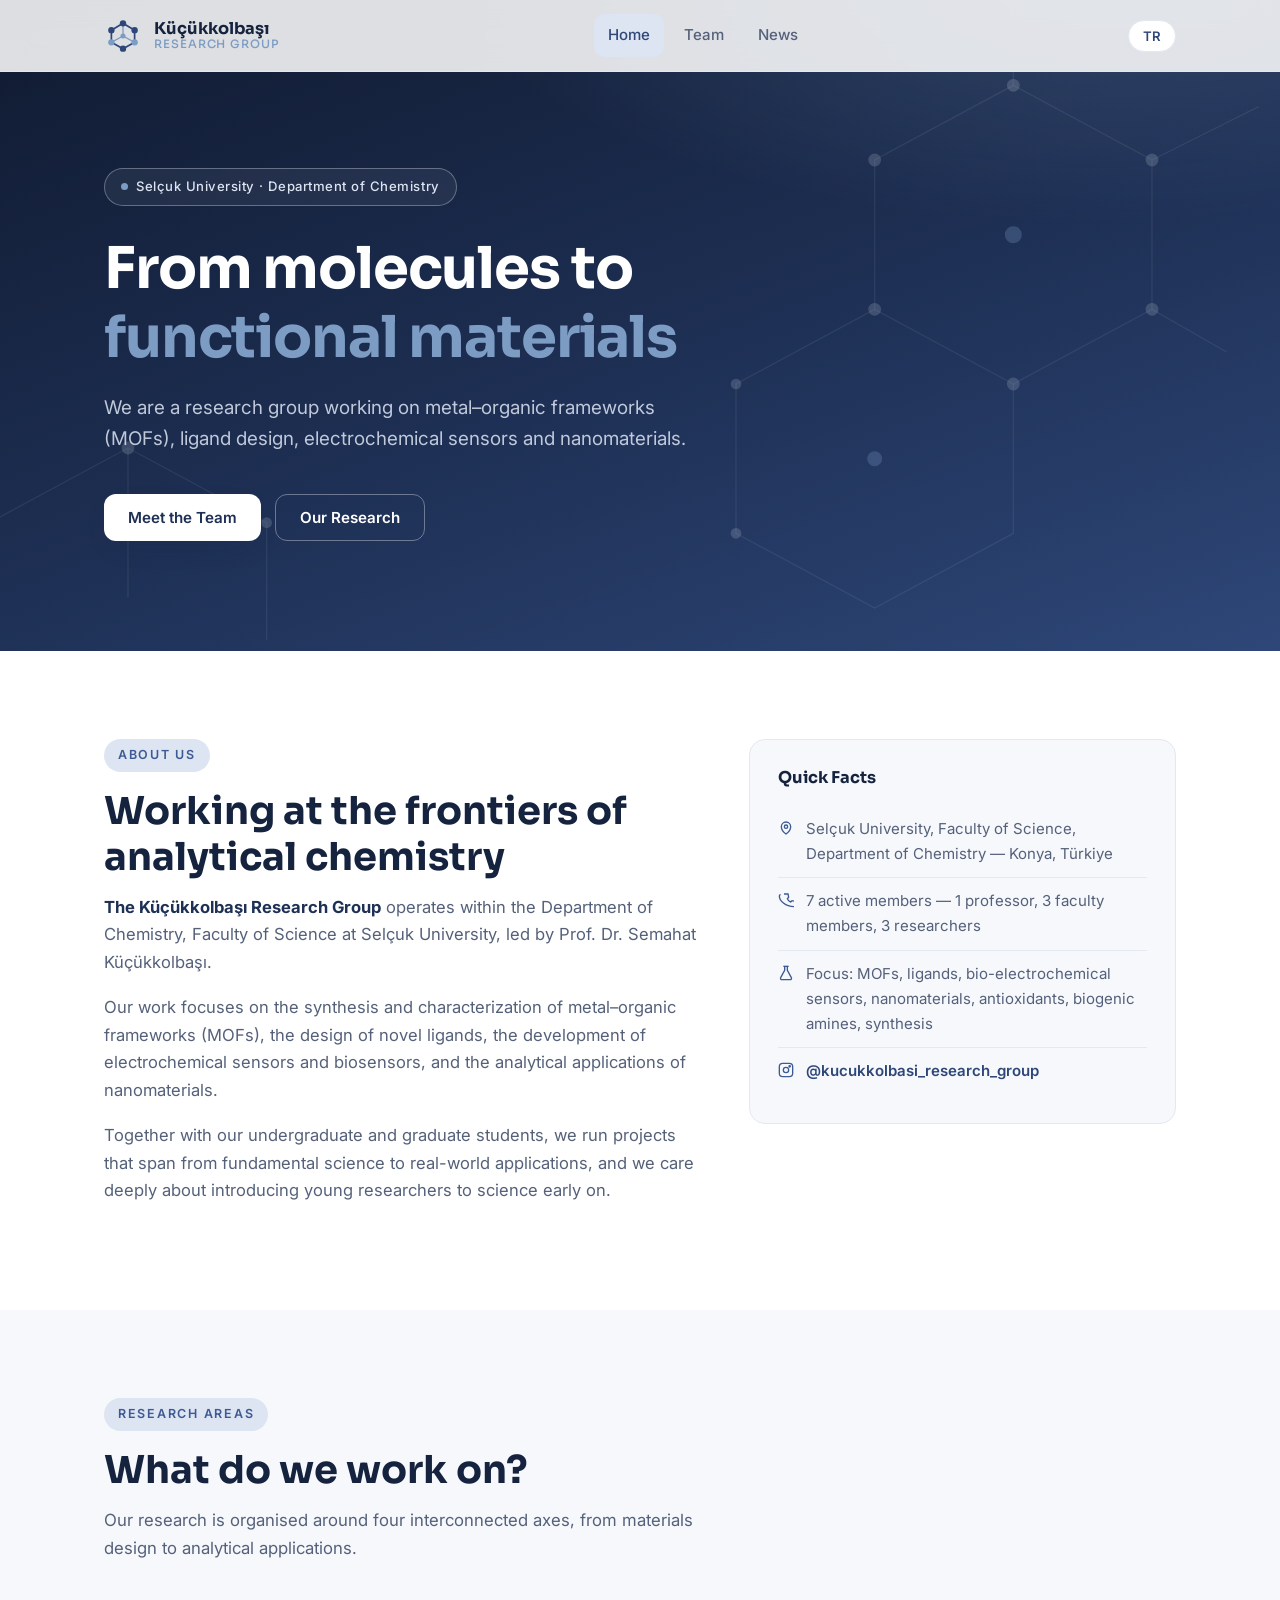
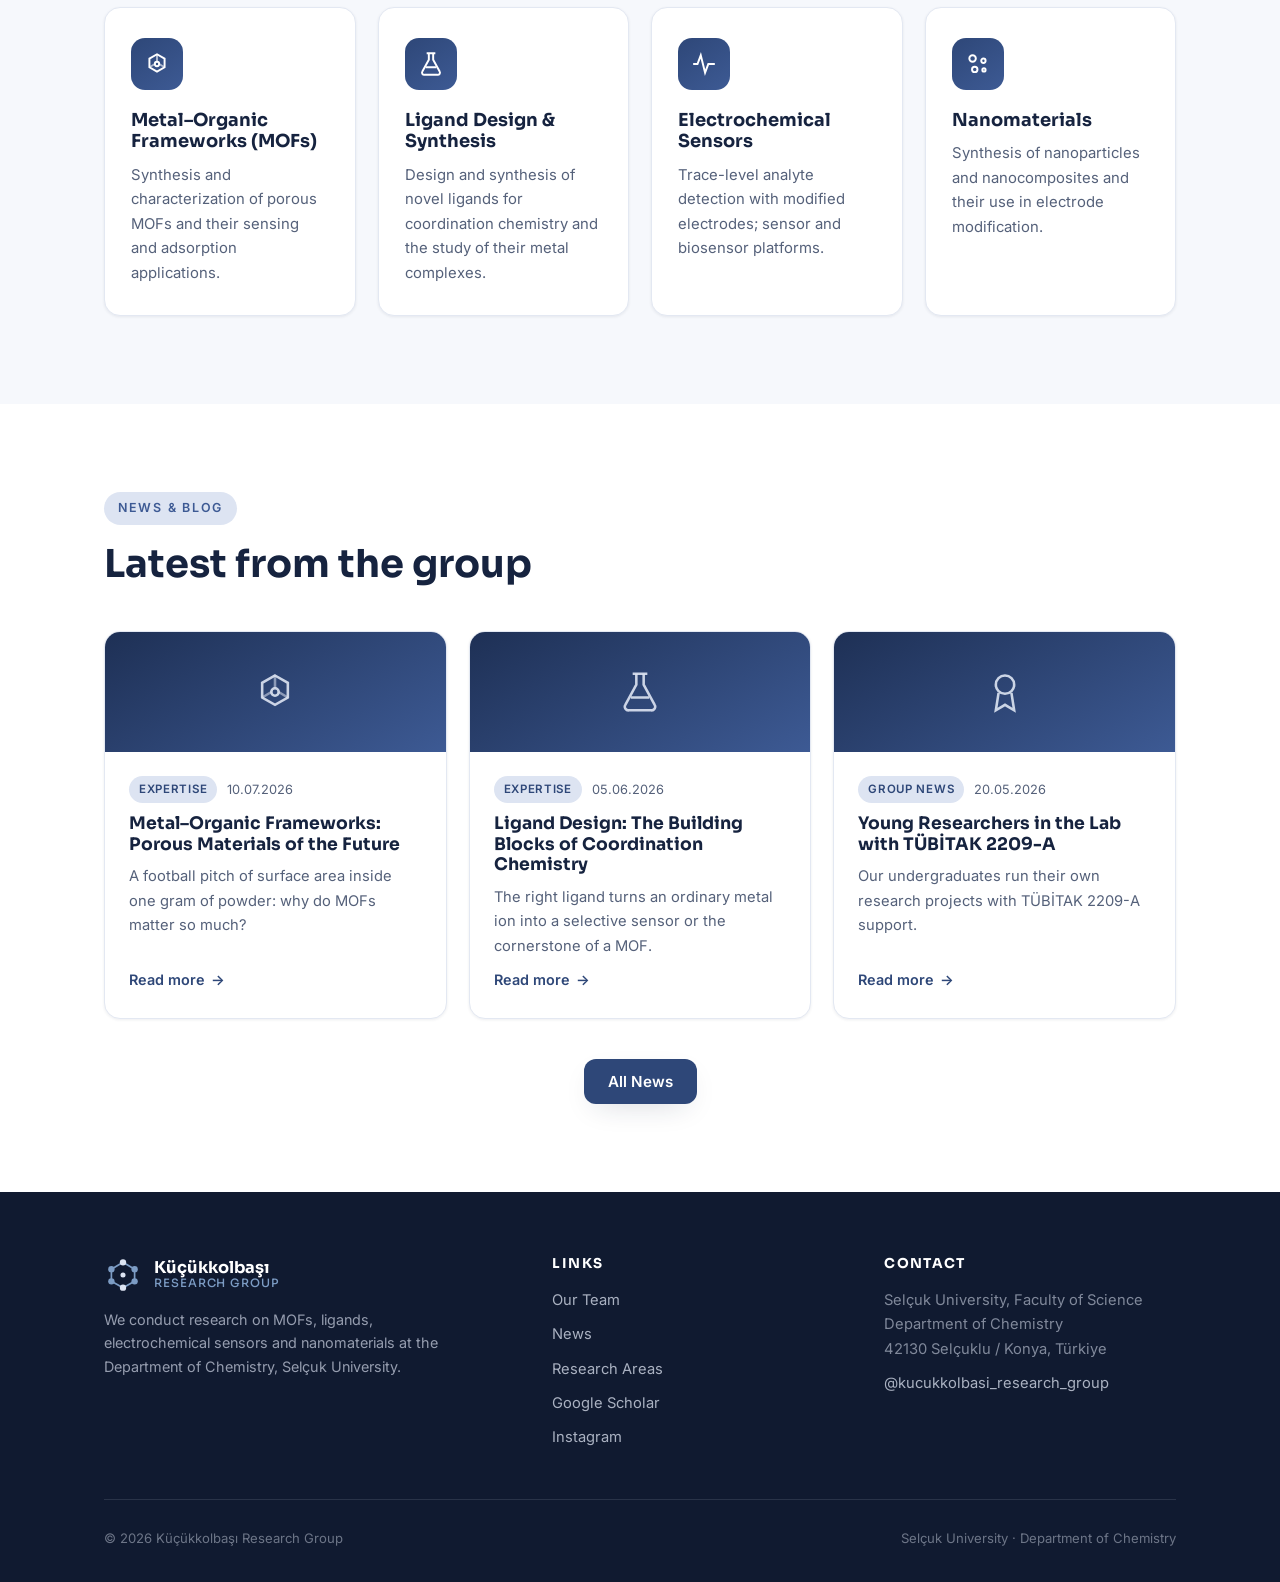
<file: index.html>
<!DOCTYPE html>
<html lang="tr" data-lang="tr">
<head>
  <meta charset="UTF-8">
  <meta name="viewport" content="width=device-width, initial-scale=1.0">
  <title>Küçükkolbaşı Research Group — Selçuk Üniversitesi</title>
  <meta name="description" content="Küçükkolbaşı Research Group — Selçuk Üniversitesi Kimya Bölümü. Metal-organik kafesler (MOF), ligand tasarımı, elektrokimyasal sensörler ve nanomalzemeler.">
  <script>
    try {
      var l = localStorage.getItem("krg-lang") ||
              ((navigator.language || "").toLowerCase().indexOf("tr") === 0 ? "tr" : "en");
      document.documentElement.setAttribute("data-lang", l);
      document.documentElement.setAttribute("lang", l);
    } catch (e) {}
  </script>
  <link rel="preconnect" href="https://fonts.googleapis.com">
  <link rel="preconnect" href="https://fonts.gstatic.com" crossorigin>
  <link href="https://fonts.googleapis.com/css2?family=Inter:wght@400;500;600;700&family=Sora:wght@600;700&display=swap" rel="stylesheet">
  <link rel="stylesheet" href="css/style.css">
  <link rel="icon" href="data:image/svg+xml,%3Csvg xmlns='http://www.w3.org/2000/svg' viewBox='0 0 36 36'%3E%3Cpath d='M18 4 30 11v14L18 32 6 25V11Z' fill='%232e4778'/%3E%3Ccircle cx='18' cy='18' r='4' fill='%237c9cc4'/%3E%3C/svg%3E">
</head>
<body>

  <!-- ===================== NAV ===================== -->
  <header class="nav">
    <div class="nav-inner">
      <a class="brand" href="index.html" aria-label="Küçükkolbaşı Research Group">
        <svg width="38" height="38" viewBox="0 0 36 36" fill="none" aria-hidden="true">
          <path d="M18 6 29 12.5V24L18 30 7 24V12.5Z" stroke="#2e4778" stroke-width="1.6"/>
          <path d="M18 18V6M18 18l11 6M18 18 7 24" stroke="#7c9cc4" stroke-width="1.2"/>
          <circle cx="18" cy="6" r="3" fill="#2e4778"/>
          <circle cx="29" cy="12.5" r="3" fill="#2e4778"/>
          <circle cx="29" cy="24" r="3" fill="#7c9cc4"/>
          <circle cx="18" cy="30" r="3" fill="#2e4778"/>
          <circle cx="7" cy="24" r="3" fill="#7c9cc4"/>
          <circle cx="7" cy="12.5" r="3" fill="#2e4778"/>
          <circle cx="18" cy="18" r="2.4" fill="#7c9cc4"/>
        </svg>
        <span class="brand-name">Küçükkolbaşı
          <small><span class="tr">Araştırma Grubu</span><span class="en">Research Group</span></small>
        </span>
      </a>
      <ul class="nav-links">
        <li><a href="index.html" class="active"><span class="tr">Ana Sayfa</span><span class="en">Home</span></a></li>
        <li><a href="team.html"><span class="tr">Ekibimiz</span><span class="en">Team</span></a></li>
        <li><a href="news.html"><span class="tr">Haberler</span><span class="en">News</span></a></li>
      </ul>
      <button class="lang-toggle" aria-label="Change language">EN</button>
      <button class="nav-burger" aria-label="Menu"><span></span><span></span><span></span></button>
    </div>
  </header>

  <!-- ===================== HERO ===================== -->
  <section class="hero" style="padding-bottom: 110px;">
    <svg class="hero-lattice" viewBox="0 0 1200 600" preserveAspectRatio="xMidYMid slice" aria-hidden="true">
      <g stroke="rgba(221,228,242,0.16)" stroke-width="1.2" fill="none">
        <path d="M950 80 1080 150 1080 290 950 360 820 290 820 150Z"/>
        <path d="M820 290 690 360 690 500 820 570 950 500 950 360"/>
        <path d="M1080 290 1150 330"/>
        <path d="M950 80 950 -20M1080 150 1180 100"/>
        <path d="M120 420 250 490 250 630M120 420 120 560M120 420 -10 490"/>
      </g>
      <g fill="rgba(221,228,242,0.35)">
        <circle cx="950" cy="80" r="6"/><circle cx="1080" cy="150" r="6"/>
        <circle cx="1080" cy="290" r="6"/><circle cx="950" cy="360" r="6"/>
        <circle cx="820" cy="150" r="6"/><circle cx="820" cy="290" r="6"/>
        <circle cx="690" cy="360" r="5"/><circle cx="690" cy="500" r="5"/>
        <circle cx="120" cy="420" r="6"/><circle cx="250" cy="490" r="5"/>
      </g>
      <g fill="rgba(124,156,196,0.55)">
        <circle cx="950" cy="220" r="8"/><circle cx="820" cy="430" r="7"/>
      </g>
    </svg>
    <div class="container">
      <span class="hero-badge">
        <span class="tr">Selçuk Üniversitesi · Kimya Bölümü</span>
        <span class="en">Selçuk University · Department of Chemistry</span>
      </span>
      <h1>
        <span class="tr">Moleküllerden <span class="accent">fonksiyonel malzemelere</span></span>
        <span class="en">From molecules to <span class="accent">functional materials</span></span>
      </h1>
      <p class="hero-sub">
        <span class="tr">Metal-organik kafes yapılar (MOF), ligand tasarımı, elektrokimyasal sensörler ve nanomalzemeler üzerine çalışan bir araştırma grubuyuz.</span>
        <span class="en">We are a research group working on metal–organic frameworks (MOFs), ligand design, electrochemical sensors and nanomaterials.</span>
      </p>
      <div class="hero-actions">
        <a class="btn btn-light" href="team.html">
          <span class="tr">Ekibimizle Tanışın</span><span class="en">Meet the Team</span>
        </a>
        <a class="btn btn-ghost" href="#research">
          <span class="tr">Araştırma Alanlarımız</span><span class="en">Our Research</span>
        </a>
      </div>
    </div>
  </section>

  <!-- ===================== ABOUT ===================== -->
  <section id="about">
    <div class="container">
      <div class="about-grid">
        <div class="about-text reveal">
          <span class="section-label"><span class="tr">Hakkımızda</span><span class="en">About Us</span></span>
          <h2 class="section-title">
            <span class="tr">Analitik kimyanın sınırlarında çalışıyoruz</span>
            <span class="en">Working at the frontiers of analytical chemistry</span>
          </h2>
          <p class="tr"><strong>Küçükkolbaşı Araştırma Grubu</strong>, Selçuk Üniversitesi Fen Fakültesi Kimya Bölümü bünyesinde, Prof. Dr. Semahat Küçükkolbaşı liderliğinde faaliyet göstermektedir.</p>
          <p class="en"><strong>The Küçükkolbaşı Research Group</strong> operates within the Department of Chemistry, Faculty of Science at Selçuk University, led by Prof. Dr. Semahat Küçükkolbaşı.</p>
          <p class="tr">Çalışmalarımız; metal-organik kafes yapıların (MOF) sentezi ve karakterizasyonu, yeni ligandların tasarımı, elektrokimyasal sensör ve biyosensör geliştirilmesi ile nanomalzemelerin analitik uygulamaları üzerine yoğunlaşmaktadır.</p>
          <p class="en">Our work focuses on the synthesis and characterization of metal–organic frameworks (MOFs), the design of novel ligands, the development of electrochemical sensors and biosensors, and the analytical applications of nanomaterials.</p>
          <p class="tr">Lisans ve lisansüstü öğrencilerimizle birlikte, temel bilimden gerçek dünya uygulamalarına uzanan projeler yürütüyor; genç araştırmacıların bilimle erken yaşta tanışmasını önemsiyoruz.</p>
          <p class="en">Together with our undergraduate and graduate students, we run projects that span from fundamental science to real-world applications, and we care deeply about introducing young researchers to science early on.</p>
        </div>
        <aside class="fact-card reveal">
          <h3><span class="tr">Kısa Bilgiler</span><span class="en">Quick Facts</span></h3>
          <ul class="fact-list">
            <li>
              <svg width="16" height="16" viewBox="0 0 24 24" fill="none" stroke="currentColor" stroke-width="2"><path d="M12 21s-7-5.1-7-11a7 7 0 0 1 14 0c0 5.9-7 11-7 11Z"/><circle cx="12" cy="10" r="2.5"/></svg>
              <span class="tr">Selçuk Üniversitesi, Fen Fakültesi Kimya Bölümü — Konya</span>
              <span class="en">Selçuk University, Faculty of Science, Department of Chemistry — Konya, Türkiye</span>
            </li>
            <li>
              <svg width="16" height="16" viewBox="0 0 24 24" fill="none" stroke="currentColor" stroke-width="2"><path d="M9 3h6l1 5-2 2c.7 2.3 2.7 4.3 5 5l2-2 5 1v6c0 1-1 2-2 2C11 22 2 13 2 6c0-1 1-2 2-2"/></svg>
              <span class="tr">7 aktif üye — 1 profesör, 3 öğretim elemanı, 3 araştırmacı</span>
              <span class="en">7 active members — 1 professor, 3 faculty members, 3 researchers</span>
            </li>
            <li>
              <svg width="16" height="16" viewBox="0 0 24 24" fill="none" stroke="currentColor" stroke-width="2"><path d="M10 2v6L4 19a2 2 0 0 0 2 3h12a2 2 0 0 0 2-3L14 8V2"/><path d="M8 2h8"/></svg>
              <span class="tr">Odak: MOF'lar, ligandlar, biyo-elektrokimyasal sensörler, nanomalzemeler, antioksidanlar, biyojen aminler, sentez</span>
              <span class="en">Focus: MOFs, ligands, bio-electrochemical sensors, nanomaterials, antioxidants, biogenic amines, synthesis</span>
            </li>
            <li>
              <svg width="16" height="16" viewBox="0 0 24 24" fill="none" stroke="currentColor" stroke-width="2"><rect x="2" y="2" width="20" height="20" rx="5"/><circle cx="12" cy="12" r="4"/><circle cx="17.5" cy="6.5" r="1"/></svg>
              <a href="https://www.instagram.com/kucukkolbasi_research_group/" target="_blank" rel="noopener">@kucukkolbasi_research_group</a>
            </li>
          </ul>
        </aside>
      </div>
    </div>
  </section>

  <!-- ===================== RESEARCH ===================== -->
  <section id="research" class="bg-soft">
    <div class="container">
      <span class="section-label"><span class="tr">Araştırma Alanları</span><span class="en">Research Areas</span></span>
      <h2 class="section-title">
        <span class="tr">Neler üzerine çalışıyoruz?</span>
        <span class="en">What do we work on?</span>
      </h2>
      <p class="section-intro">
        <span class="tr">Malzeme tasarımından analitik uygulamalara uzanan, birbirini besleyen dört ana araştırma eksenimiz var.</span>
        <span class="en">Our research is organised around four interconnected axes, from materials design to analytical applications.</span>
      </p>
      <div class="card-grid">
        <div class="research-card reveal">
          <div class="research-icon">
            <svg width="26" height="26" viewBox="0 0 24 24" fill="none" stroke="currentColor" stroke-width="1.8"><path d="M12 3 19 7v8l-7 4-7-4V7Z"/><circle cx="12" cy="12" r="2"/><path d="M12 10V3M14 12l5 3M10 12l-5 3" stroke-opacity="0.6"/></svg>
          </div>
          <h3><span class="tr">Metal-Organik Kafesler (MOF)</span><span class="en">Metal–Organic Frameworks (MOFs)</span></h3>
          <p>
            <span class="tr">Gözenekli MOF yapılarının sentezi, karakterizasyonu ve sensör ile adsorpsiyon uygulamaları.</span>
            <span class="en">Synthesis and characterization of porous MOFs and their sensing and adsorption applications.</span>
          </p>
        </div>
        <div class="research-card reveal">
          <div class="research-icon">
            <svg width="26" height="26" viewBox="0 0 24 24" fill="none" stroke="currentColor" stroke-width="1.8"><path d="M10 2v6L4 19a2 2 0 0 0 2 3h12a2 2 0 0 0 2-3L14 8V2"/><path d="M8 2h8M7 15h10"/></svg>
          </div>
          <h3><span class="tr">Ligand Tasarımı ve Sentezi</span><span class="en">Ligand Design &amp; Synthesis</span></h3>
          <p>
            <span class="tr">Koordinasyon kimyası için yeni ligandların tasarımı, sentezi ve metal komplekslerinin incelenmesi.</span>
            <span class="en">Design and synthesis of novel ligands for coordination chemistry and the study of their metal complexes.</span>
          </p>
        </div>
        <div class="research-card reveal">
          <div class="research-icon">
            <svg width="26" height="26" viewBox="0 0 24 24" fill="none" stroke="currentColor" stroke-width="1.8"><path d="M2 12h4l3-8 4 16 3-8h6"/></svg>
          </div>
          <h3><span class="tr">Elektrokimyasal Sensörler</span><span class="en">Electrochemical Sensors</span></h3>
          <p>
            <span class="tr">Modifiye elektrotlarla eser düzeyde analit tayini; sensör ve biyosensör platformları.</span>
            <span class="en">Trace-level analyte detection with modified electrodes; sensor and biosensor platforms.</span>
          </p>
        </div>
        <div class="research-card reveal">
          <div class="research-icon">
            <svg width="26" height="26" viewBox="0 0 24 24" fill="none" stroke="currentColor" stroke-width="1.8"><circle cx="7" cy="7" r="3"/><circle cx="17" cy="9" r="2"/><circle cx="9" cy="17" r="2.5"/><circle cx="17.5" cy="17.5" r="1.5"/></svg>
          </div>
          <h3><span class="tr">Nanomalzemeler</span><span class="en">Nanomaterials</span></h3>
          <p>
            <span class="tr">Nanopartiküller ve nanokompozitlerin sentezi ile elektrot modifikasyonunda kullanımı.</span>
            <span class="en">Synthesis of nanoparticles and nanocomposites and their use in electrode modification.</span>
          </p>
        </div>
      </div>
    </div>
  </section>

  <!-- ===================== NEWS ===================== -->
  <section id="news">
    <div class="container">
      <span class="section-label"><span class="tr">Haberler &amp; Blog</span><span class="en">News &amp; Blog</span></span>
      <h2 class="section-title">
        <span class="tr">Gruptan son gelişmeler</span>
        <span class="en">Latest from the group</span>
      </h2>
      <div class="news-grid">
        <article class="news-card reveal">
          <div class="news-card-banner">
            <svg width="44" height="44" viewBox="0 0 24 24" fill="none" stroke="currentColor" stroke-width="1.4"><path d="M12 3 19 7v8l-7 4-7-4V7Z"/><circle cx="12" cy="12" r="2"/><path d="M12 10V3M14 12l5 3M10 12l-5 3" stroke-opacity="0.6"/></svg>
          </div>
          <div class="news-card-body">
            <div class="news-meta">
              <span class="chip"><span class="tr">Uzmanlık</span><span class="en">Expertise</span></span>
              <time datetime="2026-07-10">10.07.2026</time>
            </div>
            <h3><a href="news/mof-nedir.html">
              <span class="tr">Metal-Organik Kafesler: Geleceğin Gözenekli Malzemeleri</span>
              <span class="en">Metal–Organic Frameworks: Porous Materials of the Future</span>
            </a></h3>
            <p>
              <span class="tr">Bir gram tozun içinde bir futbol sahası kadar yüzey alanı: MOF'lar neden bu kadar önemli?</span>
              <span class="en">A football pitch of surface area inside one gram of powder: why do MOFs matter so much?</span>
            </p>
            <a class="news-more" href="news/mof-nedir.html"><span class="tr">Devamını oku</span><span class="en">Read more</span> →</a>
          </div>
        </article>
        <article class="news-card reveal">
          <div class="news-card-banner">
            <svg width="44" height="44" viewBox="0 0 24 24" fill="none" stroke="currentColor" stroke-width="1.4"><path d="M10 2v6L4 19a2 2 0 0 0 2 3h12a2 2 0 0 0 2-3L14 8V2"/><path d="M8 2h8M7 15h10"/></svg>
          </div>
          <div class="news-card-body">
            <div class="news-meta">
              <span class="chip"><span class="tr">Uzmanlık</span><span class="en">Expertise</span></span>
              <time datetime="2026-06-05">05.06.2026</time>
            </div>
            <h3><a href="news/ligand-tasarimi.html">
              <span class="tr">Ligand Tasarımı: Koordinasyon Kimyasının Yapı Taşları</span>
              <span class="en">Ligand Design: The Building Blocks of Coordination Chemistry</span>
            </a></h3>
            <p>
              <span class="tr">Doğru ligand, sıradan bir metal iyonunu seçici bir sensöre ya da bir MOF'un köşe taşına dönüştürür.</span>
              <span class="en">The right ligand turns an ordinary metal ion into a selective sensor or the cornerstone of a MOF.</span>
            </p>
            <a class="news-more" href="news/ligand-tasarimi.html"><span class="tr">Devamını oku</span><span class="en">Read more</span> →</a>
          </div>
        </article>
        <article class="news-card reveal">
          <div class="news-card-banner">
            <svg width="44" height="44" viewBox="0 0 24 24" fill="none" stroke="currentColor" stroke-width="1.4"><circle cx="12" cy="8" r="5"/><path d="M8.5 12.5 7 22l5-3 5 3-1.5-9.5"/></svg>
          </div>
          <div class="news-card-body">
            <div class="news-meta">
              <span class="chip"><span class="tr">Grup Haberleri</span><span class="en">Group News</span></span>
              <time datetime="2026-05-20">20.05.2026</time>
            </div>
            <h3><a href="news/tubitak-2209a.html">
              <span class="tr">TÜBİTAK 2209-A ile Genç Araştırmacılar Laboratuvarda</span>
              <span class="en">Young Researchers in the Lab with TÜBİTAK 2209-A</span>
            </a></h3>
            <p>
              <span class="tr">Lisans öğrencilerimiz TÜBİTAK 2209-A destekleriyle kendi araştırma projelerini yürütüyor.</span>
              <span class="en">Our undergraduates run their own research projects with TÜBİTAK 2209-A support.</span>
            </p>
            <a class="news-more" href="news/tubitak-2209a.html"><span class="tr">Devamını oku</span><span class="en">Read more</span> →</a>
          </div>
        </article>
      </div>
      <div class="section-foot">
        <a class="btn btn-primary" href="news.html">
          <span class="tr">Tüm Haberler</span><span class="en">All News</span>
        </a>
      </div>
    </div>
  </section>

  <!-- ===================== FOOTER ===================== -->
  <footer class="footer" id="contact">
    <div class="container">
      <div class="footer-grid">
        <div>
          <a class="brand" href="index.html">
            <svg width="38" height="38" viewBox="0 0 36 36" fill="none" aria-hidden="true">
              <path d="M18 6 29 12.5V24L18 30 7 24V12.5Z" stroke="#7c9cc4" stroke-width="1.6"/>
              <circle cx="18" cy="6" r="3" fill="#dde4f2"/>
              <circle cx="29" cy="12.5" r="3" fill="#7c9cc4"/>
              <circle cx="29" cy="24" r="3" fill="#7c9cc4"/>
              <circle cx="18" cy="30" r="3" fill="#dde4f2"/>
              <circle cx="7" cy="24" r="3" fill="#7c9cc4"/>
              <circle cx="7" cy="12.5" r="3" fill="#7c9cc4"/>
              <circle cx="18" cy="18" r="2.4" fill="#dde4f2"/>
            </svg>
            <span class="brand-name">Küçükkolbaşı
              <small><span class="tr">Araştırma Grubu</span><span class="en">Research Group</span></small>
            </span>
          </a>
          <p>
            <span class="tr">Selçuk Üniversitesi Kimya Bölümü'nde MOF'lar, ligandlar, elektrokimyasal sensörler ve nanomalzemeler üzerine araştırmalar yürütüyoruz.</span>
            <span class="en">We conduct research on MOFs, ligands, electrochemical sensors and nanomaterials at the Department of Chemistry, Selçuk University.</span>
          </p>
        </div>
        <div>
          <h4><span class="tr">Bağlantılar</span><span class="en">Links</span></h4>
          <ul class="footer-list">
            <li><a href="team.html"><span class="tr">Ekibimiz</span><span class="en">Our Team</span></a></li>
            <li><a href="news.html"><span class="tr">Haberler</span><span class="en">News</span></a></li>
            <li><a href="index.html#research"><span class="tr">Araştırma Alanları</span><span class="en">Research Areas</span></a></li>
            <li><a href="https://scholar.google.com/citations?user=sWPpHgcAAAAJ" target="_blank" rel="noopener">Google Scholar</a></li>
            <li><a href="https://www.instagram.com/kucukkolbasi_research_group/" target="_blank" rel="noopener">Instagram</a></li>
          </ul>
        </div>
        <div>
          <h4><span class="tr">İletişim</span><span class="en">Contact</span></h4>
          <ul class="footer-list">
            <li class="muted">
              <span class="tr">Selçuk Üniversitesi, Fen Fakültesi<br>Kimya Bölümü<br>42130 Selçuklu / Konya</span>
              <span class="en">Selçuk University, Faculty of Science<br>Department of Chemistry<br>42130 Selçuklu / Konya, Türkiye</span>
            </li>
            <li><a href="https://www.instagram.com/kucukkolbasi_research_group/" target="_blank" rel="noopener">@kucukkolbasi_research_group</a></li>
          </ul>
        </div>
      </div>
      <div class="footer-bottom">
        <span>© <span data-year>2026</span> Küçükkolbaşı Research Group</span>
        <span><span class="tr">Selçuk Üniversitesi · Kimya Bölümü</span><span class="en">Selçuk University · Department of Chemistry</span></span>
      </div>
    </div>
  </footer>

  <script src="js/main.js"></script>
</body>
</html>
</file>
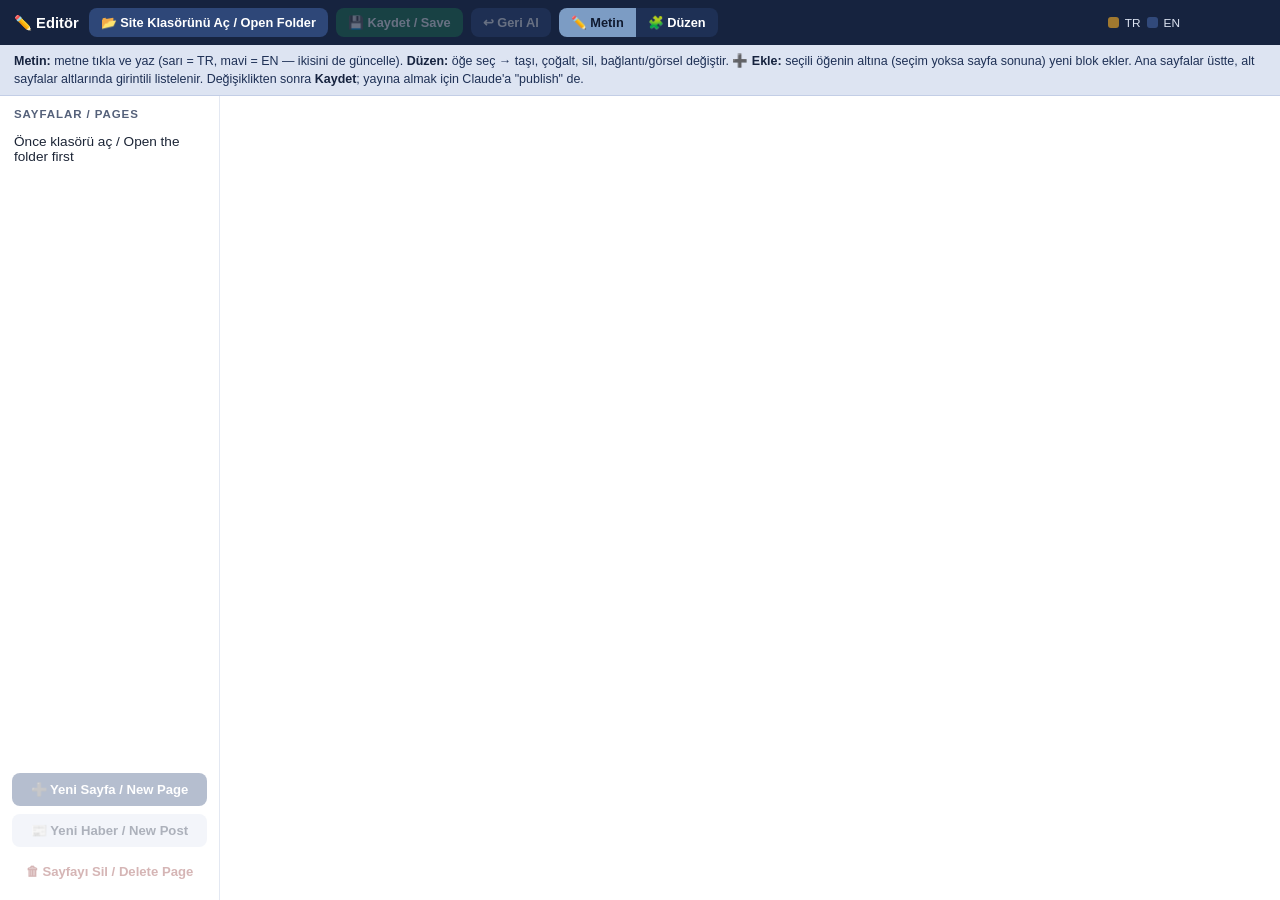
<file: editor.html>
<!DOCTYPE html>
<html lang="tr">
<head>
  <meta charset="UTF-8">
  <meta name="viewport" content="width=device-width, initial-scale=1.0">
  <title>Site Editörü | Küçükkolbaşı Research Group</title>
  <style>
    * { margin: 0; padding: 0; box-sizing: border-box; }
    html, body { height: 100%; }
    body {
      font-family: "Segoe UI", sans-serif;
      display: flex; flex-direction: column;
      background: #f6f8fc; color: #1c2536;
    }

    /* ---------- top bar ---------- */
    .bar {
      display: flex; align-items: center; gap: 8px; flex-wrap: wrap;
      background: #16233f; color: #dde4f2;
      padding: 8px 14px;
    }
    .bar strong { color: #fff; font-size: 0.92rem; margin-right: 2px; }
    .bar button, .modal button, .modal .btn-row button {
      border: none; border-radius: 8px; cursor: pointer;
      font: 600 0.8rem "Segoe UI", sans-serif;
      padding: 7px 12px;
      background: #2e4778; color: #fff;
      white-space: nowrap;
    }
    .bar button:hover:not(:disabled) { background: #3d5a94; }
    .bar button:disabled { opacity: 0.35; cursor: not-allowed; }
    #saveBtn { background: #1e7a4f; }
    #saveBtn:hover:not(:disabled) { background: #239159; }
    .mode-group { display: flex; border-radius: 8px; overflow: hidden; }
    .mode-group button { border-radius: 0; background: #1e3055; }
    .mode-group button.on { background: #7c9cc4; color: #101a30; }
    .insert-group { display: flex; align-items: center; gap: 4px; flex-wrap: wrap; }
    .insert-group .lbl { font-size: 0.78rem; font-weight: 700; color: #7c9cc4; }
    .insert-group button { background: #24395f; padding: 6px 9px; font-size: 0.75rem; }
    .insert-group button:hover:not(:disabled) { background: #3d5a94; }
    .sel-tools { display: flex; align-items: center; gap: 6px; flex-wrap: wrap; }
    .sel-tools[hidden] { display: none; }
    #selLabel {
      font: 600 0.75rem Consolas, monospace; color: #ffb224;
      background: rgba(255,178,36,0.12); border: 1px solid rgba(255,178,36,0.4);
      border-radius: 6px; padding: 4px 8px;
    }
    .sel-tools button { background: #3d5a94; padding: 6px 9px; }
    .sel-tools button.danger { background: #8a2f2f; }
    .sel-tools button.danger:hover { background: #a83a3a; }
    .legend { display: flex; align-items: center; gap: 6px; font-size: 0.74rem; margin-left: auto; }
    .sw { display: inline-block; width: 11px; height: 11px; border-radius: 3px; }
    .sw.tr { background: rgba(255, 178, 36, 0.6); }
    .sw.en { background: rgba(61, 90, 148, 0.7); }
    #status { font-size: 0.8rem; font-weight: 600; min-width: 80px; }
    #status.ok { color: #7fe0a8; }
    #status.err { color: #ff9b9b; }

    /* ---------- hint ---------- */
    #hint {
      background: #dde4f2; color: #1e3055;
      font-size: 0.78rem; line-height: 1.45;
      padding: 7px 14px;
      border-bottom: 1px solid #c3cee6;
    }
    #hint b { color: #16233f; }
    #unsupported { background: #ffe3e3; color: #7a1f1f; padding: 10px 14px; font-size: 0.85rem; }

    /* ---------- layout ---------- */
    #main { flex: 1; display: flex; min-height: 0; }
    #sidebar {
      width: 220px; flex-shrink: 0;
      background: #fff; border-right: 1px solid #e3e8f2;
      display: flex; flex-direction: column;
      overflow-y: auto;
    }
    #sidebar h4 {
      font-size: 0.72rem; letter-spacing: 0.08em; text-transform: uppercase;
      color: #55617a; padding: 12px 14px 6px;
    }
    .page-item {
      display: block; width: 100%; text-align: left;
      border: none; background: none; cursor: pointer;
      font: 500 0.85rem "Segoe UI", sans-serif; color: #1c2536;
      padding: 8px 14px;
    }
    .page-item:hover { background: #f6f8fc; }
    .page-item.active { background: #dde4f2; font-weight: 700; color: #16233f; }
    .page-item.sub { padding-left: 30px; font-size: 0.8rem; color: #55617a; }
    .page-item.sub.active { color: #16233f; }
    #sideActions { margin-top: auto; padding: 12px; display: flex; flex-direction: column; gap: 8px; }
    #sideActions button { width: 100%; border: none; border-radius: 8px; padding: 9px; font-weight: 600; cursor: pointer; font-size: 0.82rem; }
    #newPageBtn { background: #2e4778; color: #fff; }
    #newPostBtn { background: #dde4f2; color: #16233f; }
    #delPageBtn { background: #fff; color: #8a2f2f; border: 1.5px solid #e3b3b3; }
    #sideActions button:disabled { opacity: 0.35; cursor: not-allowed; }
    #frame { flex: 1; border: none; background: #fff; min-width: 0; }

    /* ---------- modals ---------- */
    #modalWrap, #pageModalWrap {
      position: fixed; inset: 0; z-index: 50;
      background: rgba(16, 26, 48, 0.55);
      display: grid; place-items: center;
    }
    .modal {
      background: #fff; border-radius: 14px; padding: 20px;
      width: min(640px, 92vw); max-height: 84vh; overflow-y: auto;
    }
    .modal h3 { font-size: 1rem; color: #16233f; margin-bottom: 14px; }
    .img-grid { display: grid; grid-template-columns: repeat(auto-fill, minmax(110px, 1fr)); gap: 10px; }
    .img-choice { border: 2px solid #e3e8f2; border-radius: 10px; background: #fff; cursor: pointer; padding: 6px; }
    .img-choice:hover { border-color: #2e4778; }
    .img-choice img { width: 100%; height: 80px; object-fit: cover; border-radius: 6px; display: block; }
    .img-choice span { display: block; font-size: 0.68rem; color: #55617a; margin-top: 4px; word-break: break-all; }
    .form-row { display: flex; flex-direction: column; gap: 4px; margin-bottom: 12px; }
    .form-row label { font-size: 0.76rem; font-weight: 700; color: #55617a; }
    .form-row input, .form-row select {
      border: 1.5px solid #e3e8f2; border-radius: 8px; padding: 8px 10px;
      font: 500 0.88rem "Segoe UI", sans-serif; color: #1c2536;
    }
    .form-row input:focus, .form-row select:focus { outline: 2px solid #7c9cc4; }
    .check-row { display: flex; align-items: center; gap: 8px; margin-bottom: 10px; font-size: 0.84rem; }
    .check-row input { width: 16px; height: 16px; }
    .btn-row { margin-top: 14px; display: flex; justify-content: flex-end; gap: 8px; }
    .btn-row .secondary { background: #e3e8f2; color: #1c2536; }
    [hidden] { display: none !important; }
  </style>
</head>
<body>

  <header class="bar">
    <strong>✏️ Editör</strong>
    <button id="openBtn">📂 Site Klasörünü Aç / Open Folder</button>
    <button id="saveBtn" disabled>💾 Kaydet / Save</button>
    <button id="undoBtn" disabled>↩ Geri Al</button>
    <span class="mode-group">
      <button id="modeText" class="on">✏️ Metin</button>
      <button id="modeArrange">🧩 Düzen</button>
    </span>
    <span class="insert-group" id="insertGroup" hidden>
      <span class="lbl">➕ Ekle:</span>
      <button data-block="heading">Başlık</button>
      <button data-block="text">Metin</button>
      <button data-block="button">Buton</button>
      <button data-block="image">Görsel</button>
      <button data-block="list">Liste</button>
      <button data-block="quote">Alıntı</button>
      <button data-block="card">Kart</button>
      <button data-block="section">Bölüm</button>
    </span>
    <span class="sel-tools" id="selTools" hidden>
      <span id="selLabel"></span>
      <button id="upBtn" title="Yukarı taşı / Move up">⬆</button>
      <button id="downBtn" title="Aşağı taşı / Move down">⬇</button>
      <button id="dupBtn" title="Çoğalt / Duplicate">⧉</button>
      <button id="linkBtn" title="Bağlantıyı düzenle / Edit link">🔗</button>
      <button id="imgBtn" title="Görseli değiştir / Change image">🖼</button>
      <button id="parentBtn" title="Üst öğeyi seç / Select parent">⌃ Üst</button>
      <button id="delBtn" class="danger" title="Sil / Delete">🗑</button>
    </span>
    <span class="legend">
      <i class="sw tr"></i> TR
      <i class="sw en"></i> EN
      <span id="status"></span>
    </span>
  </header>

  <div id="unsupported" hidden>
    Bu editör Chrome veya Edge gerektirir. / This editor requires Chrome or Edge.
  </div>

  <div id="hint">
    <b>Metin:</b> metne tıkla ve yaz (sarı = TR, mavi = EN — ikisini de güncelle).
    <b>Düzen:</b> öğe seç → taşı, çoğalt, sil, bağlantı/görsel değiştir.
    <b>➕ Ekle:</b> seçili öğenin altına (seçim yoksa sayfa sonuna) yeni blok ekler.
    Ana sayfalar üstte, alt sayfalar altlarında girintili listelenir. Değişiklikten sonra <b>Kaydet</b>; yayına almak için Claude'a "publish" de.
  </div>

  <div id="main">
    <aside id="sidebar">
      <h4>Sayfalar / Pages</h4>
      <div id="pageList"><button class="page-item" disabled>Önce klasörü aç / Open the folder first</button></div>
      <div id="sideActions">
        <button id="newPageBtn" disabled>➕ Yeni Sayfa / New Page</button>
        <button id="newPostBtn" disabled>📰 Yeni Haber / New Post</button>
        <button id="delPageBtn" disabled>🗑 Sayfayı Sil / Delete Page</button>
      </div>
    </aside>
    <iframe id="frame" title="Düzenlenen sayfa"></iframe>
  </div>

  <div id="modalWrap" hidden>
    <div class="modal">
      <h3>Görsel seç / Choose an image</h3>
      <div class="img-grid" id="imgGrid"></div>
      <div class="btn-row"><button id="modalClose" class="secondary">Vazgeç / Cancel</button></div>
    </div>
  </div>

  <div id="pageModalWrap" hidden>
    <div class="modal">
      <h3>➕ Yeni Sayfa / New Page</h3>
      <div class="form-row">
        <label>Türkçe başlık / Turkish title</label>
        <input id="npTr" placeholder="ör. Yayınlarımız">
      </div>
      <div class="form-row">
        <label>İngilizce başlık / English title</label>
        <input id="npEn" placeholder="e.g. Publications">
      </div>
      <div class="form-row">
        <label>Dosya adı / File name (boş bırakılırsa otomatik / auto if empty)</label>
        <input id="npSlug" placeholder="yayinlarimiz">
      </div>
      <div class="form-row">
        <label>Sayfa türü / Page type</label>
        <select id="npType">
          <option value="main">Ana sayfa (kökte) / Main page (root)</option>
          <option value="sub">Alt sayfa / Subpage</option>
        </select>
      </div>
      <div class="form-row" id="npParentRow" hidden>
        <label>Üst sayfa / Parent page</label>
        <select id="npParent"></select>
      </div>
      <div class="check-row" id="npNavRow">
        <input type="checkbox" id="npNav" checked>
        <label for="npNav">Üst menüye ekle (tüm sayfalarda) / Add to top menu (on all pages)</label>
      </div>
      <div class="check-row" id="npParentLinkRow" hidden>
        <input type="checkbox" id="npParentLink" checked>
        <label for="npParentLink">Üst sayfaya bağlantı kartı ekle / Add a link card on the parent page</label>
      </div>
      <div class="btn-row">
        <button id="npCancel" class="secondary">Vazgeç / Cancel</button>
        <button id="npCreate">Oluştur / Create</button>
      </div>
    </div>
  </div>

  <script>
    (function () {
      "use strict";
      var $ = function (id) { return document.getElementById(id); };
      var frame = $("frame");

      var dirHandle = null;
      var pages = [];              // [{path, name, dir, depth, handle}]
      var images = [];             // [{path, handle}]
      var current = null;
      var dirty = false;
      var mode = "text";
      var selected = null;
      var undoStack = [];
      var restoring = false;

      var supported = "showDirectoryPicker" in window;
      if (!supported) { $("unsupported").hidden = false; $("openBtn").disabled = true; }

      /* ================= helpers ================= */
      function flash(msg, isErr) {
        var s = $("status");
        s.textContent = msg; s.className = isErr ? "err" : "ok";
        if (!isErr) setTimeout(function () { s.textContent = ""; }, 3000);
      }
      function setDirty(v) {
        dirty = v;
        $("saveBtn").disabled = !v || !current || !current.handle;
        renderPageList();
      }
      function confirmDiscard() {
        return !dirty || confirm("Kaydedilmemiş değişiklikler var, devam edilsin mi? / Unsaved changes, continue anyway?");
      }
      function today() {
        var d = new Date();
        var p = function (n) { return String(n).padStart(2, "0"); };
        return { iso: d.getFullYear() + "-" + p(d.getMonth() + 1) + "-" + p(d.getDate()),
                 disp: p(d.getDate()) + "." + p(d.getMonth() + 1) + "." + d.getFullYear() };
      }
      function slugify(s) {
        var map = { "ç": "c", "ğ": "g", "ı": "i", "ö": "o", "ş": "s", "ü": "u" };
        return s.toLowerCase().replace(/[çğıöşü]/g, function (c) { return map[c]; })
                .replace(/[^a-z0-9]+/g, "-").replace(/^-+|-+$/g, "").slice(0, 60);
      }
      function serializeDoc(doc) {
        return "<!DOCTYPE html>\n" + doc.documentElement.outerHTML + "\n";
      }
      function parseHtml(text) {
        return new DOMParser().parseFromString(text, "text/html");
      }
      function stripPrefix(h) { return (h || "").replace(/^(\.\.\/)+/, ""); }
      async function readPage(p) { return (await p.handle.getFile()).text(); }
      async function writePage(p, text) {
        var w = await p.handle.createWritable(); await w.write(text); await w.close();
      }

      /* ================= folder / pages ================= */
      $("openBtn").addEventListener("click", async function () {
        if (!confirmDiscard()) return;
        try {
          var dh = await window.showDirectoryPicker({ mode: "readwrite" });
          try { await dh.getFileHandle("index.html"); }
          catch (e) { flash("Bu klasörde index.html yok — site klasörünü seç. / No index.html here — pick the site folder.", true); return; }
          dirHandle = dh;
          await scanFolder();
          $("newPageBtn").disabled = false;
          $("newPostBtn").disabled = false;
          var idx = pages.find(function (p) { return p.path === "index.html"; });
          if (idx) loadPage(idx);
          flash("Klasör açıldı ✓ / Folder opened ✓");
        } catch (err) {
          if (err && err.name !== "AbortError") flash("Hata / Error: " + err.message, true);
        }
      });

      async function scanFolder() {
        pages = []; images = [];
        var imgExt = /\.(jpe?g|png|webp|gif|svg)$/i;
        for await (var entry of dirHandle.values()) {
          if (entry.kind === "file") {
            if (/\.html?$/i.test(entry.name) && entry.name !== "editor.html") {
              pages.push({ path: entry.name, name: entry.name, dir: "", depth: 0, handle: entry });
            } else if (imgExt.test(entry.name)) {
              images.push({ path: entry.name, handle: entry });
            }
          } else if (entry.kind === "directory" && entry.name !== ".git") {
            for await (var sub of entry.values()) {
              if (sub.kind !== "file") continue;
              if (/\.html?$/i.test(sub.name)) {
                pages.push({ path: entry.name + "/" + sub.name, name: sub.name, dir: entry.name, depth: 1, handle: sub });
              } else if (imgExt.test(sub.name)) {
                images.push({ path: entry.name + "/" + sub.name, handle: sub });
              }
            }
          }
        }
        renderPageList();
      }

      function renderPageList() {
        var box = $("pageList");
        box.innerHTML = "";
        if (!pages.length) return;
        var order = { "index.html": 0, "team.html": 1, "news.html": 2 };
        var roots = pages.filter(function (p) { return p.depth === 0; }).sort(function (a, b) {
          var oa = order[a.path] !== undefined ? order[a.path] : 5;
          var ob = order[b.path] !== undefined ? order[b.path] : 5;
          return oa - ob || a.path.localeCompare(b.path);
        });
        var subs = pages.filter(function (p) { return p.depth === 1; })
                        .sort(function (a, b) { return a.path.localeCompare(b.path); });
        var used = {};
        function item(p, isSub) {
          var b = document.createElement("button");
          b.className = "page-item" + (isSub ? " sub" : "") +
                        (current && current.path === p.path ? " active" : "");
          b.textContent = (current && current.path === p.path && dirty ? "● " : "") +
                          (isSub ? "↳ " : "") + p.name;
          b.addEventListener("click", function () { if (confirmDiscard()) loadPage(p); });
          return b;
        }
        roots.forEach(function (r) {
          box.appendChild(item(r, false));
          var base = r.name.replace(/\.html?$/i, "");
          subs.forEach(function (s) {
            if (s.dir === base) { used[s.path] = 1; box.appendChild(item(s, true)); }
          });
        });
        subs.forEach(function (s) { if (!used[s.path]) box.appendChild(item(s, true)); });
        $("delPageBtn").disabled = !(current && current.path !== "index.html" && dirHandle);
      }

      async function loadPage(page) {
        var text = await readPage(page);
        current = page;
        undoStack = []; $("undoBtn").disabled = true;
        clearSelection();
        loadHtml(text, page.path);
        $("insertGroup").hidden = false;
        renderPageList();
      }

      /* ================= iframe load / wire ================= */
      function loadHtml(text, name) {
        var prepared = text.replace(/<script(?=[\s>])/gi, '<script data-editor-disabled type="text/plain"');
        frame.srcdoc = prepared;
        setDirty(false);
        $("insertGroup").hidden = false;
      }

      frame.addEventListener("load", function () {
        var doc = frame.contentDocument;
        if (!doc || !doc.body || !doc.body.childElementCount) return;

        if (!doc.querySelector("style[data-editor-only]")) {
          var st = doc.createElement("style");
          st.setAttribute("data-editor-only", "");
          st.textContent =
            'html[data-lang="tr"] .en, html[data-lang="en"] .tr { display: revert !important; }' +
            '.tr { background: rgba(255,178,36,.16); box-shadow: inset 0 0 0 1px rgba(255,178,36,.4); }' +
            '.en { background: rgba(61,90,148,.12); box-shadow: inset 0 0 0 1px rgba(61,90,148,.35); }' +
            '[contenteditable="true"]:hover { outline: 2px solid #3d5a94; cursor: text; }' +
            '[contenteditable="true"]:focus { outline: 2px solid #ffb224; }' +
            '.krg-selected { outline: 3px solid #ff9f1c !important; outline-offset: 2px; }' +
            '.reveal { opacity: 1 !important; transform: none !important; }' +
            'html { scroll-behavior: auto; }';
          doc.head.appendChild(st);
        }

        doc.addEventListener("click", function (e) {
          if (e.target.closest("a")) e.preventDefault();
          if (mode === "arrange") {
            e.stopPropagation();
            selectFrom(e.target);
          }
        }, true);
        doc.addEventListener("input", function () { if (!restoring) setDirty(true); });
        doc.addEventListener("keydown", function (e) { if (e.key === "Escape") clearSelection(); });

        applyMode();
      });

      /* ================= modes ================= */
      function applyMode() {
        var doc = frame.contentDocument;
        if (!doc || !doc.body) return;
        if (mode === "text") {
          doc.querySelectorAll(".tr, .en").forEach(function (el) { el.setAttribute("contenteditable", "true"); });
          doc.querySelectorAll("h1,h2,h3,h4,p,li,time").forEach(function (el) {
            if (!el.querySelector(".tr, .en") && !el.closest('[contenteditable="true"]')) {
              el.setAttribute("contenteditable", "true");
            }
          });
          clearSelection();
        } else {
          doc.querySelectorAll("[contenteditable]").forEach(function (el) { el.removeAttribute("contenteditable"); });
        }
        $("modeText").classList.toggle("on", mode === "text");
        $("modeArrange").classList.toggle("on", mode === "arrange");
      }
      $("modeText").addEventListener("click", function () { mode = "text"; applyMode(); });
      $("modeArrange").addEventListener("click", function () { mode = "arrange"; applyMode(); });

      /* ================= selection ================= */
      var SELECTABLE = ".member-card,.news-card,.research-card,.lead-card,.fact-card,.article-quote," +
                       "li,.btn,a,img,.avatar,.chip,h1,h2,h3,h4,p,blockquote,time,.hero-badge," +
                       ".news-card-banner,.research-icon,ul,section,footer,aside";

      function selectFrom(target) {
        var el = target.closest(SELECTABLE);
        if (!el || el === frame.contentDocument.body) { clearSelection(); return; }
        setSelected(el);
      }
      function setSelected(el) {
        clearSelection();
        selected = el;
        el.classList.add("krg-selected");
        var label = el.tagName.toLowerCase();
        var cls = (el.getAttribute("class") || "").split(/\s+/).filter(function (c) {
          return c && c !== "krg-selected" && c !== "reveal";
        })[0];
        if (cls) label += "." + cls;
        $("selLabel").textContent = label;
        $("selTools").hidden = false;
        $("linkBtn").hidden = !(el.closest("a") || el.querySelector("a"));
        $("imgBtn").hidden = !(el.tagName === "IMG" || el.querySelector("img"));
      }
      function clearSelection() {
        if (selected) selected.classList.remove("krg-selected");
        selected = null;
        $("selTools").hidden = true;
      }

      /* ================= undo ================= */
      function pushUndo() {
        var doc = frame.contentDocument;
        var clone = doc.documentElement.cloneNode(true);
        clone.querySelectorAll(".krg-selected").forEach(function (n) { n.classList.remove("krg-selected"); });
        undoStack.push(clone.outerHTML);
        if (undoStack.length > 50) undoStack.shift();
        $("undoBtn").disabled = false;
      }
      $("undoBtn").addEventListener("click", function () {
        if (!undoStack.length) return;
        restoring = true;
        clearSelection();
        frame.srcdoc = undoStack.pop();
        $("undoBtn").disabled = !undoStack.length;
        setDirty(true);
        setTimeout(function () { restoring = false; }, 300);
      });

      /* ================= arrange actions ================= */
      $("delBtn").addEventListener("click", function () {
        if (!selected) return;
        if (!confirm("Seçili öğe silinsin mi? / Delete the selected element?")) return;
        pushUndo();
        var el = selected; clearSelection();
        el.remove();
        setDirty(true);
      });

      $("dupBtn").addEventListener("click", function () {
        if (!selected) return;
        pushUndo();
        var copy = selected.cloneNode(true);
        copy.classList.remove("krg-selected");
        selected.after(copy);
        setDirty(true);
        setSelected(copy);
        copy.scrollIntoView({ block: "center" });
      });

      $("upBtn").addEventListener("click", function () {
        if (!selected || !selected.previousElementSibling) return;
        pushUndo();
        selected.previousElementSibling.before(selected);
        setDirty(true);
        selected.scrollIntoView({ block: "center" });
      });
      $("downBtn").addEventListener("click", function () {
        if (!selected || !selected.nextElementSibling) return;
        pushUndo();
        selected.nextElementSibling.after(selected);
        setDirty(true);
        selected.scrollIntoView({ block: "center" });
      });

      $("parentBtn").addEventListener("click", function () {
        if (!selected) return;
        var p = selected.parentElement && selected.parentElement.closest(SELECTABLE);
        if (p && p !== frame.contentDocument.body) setSelected(p);
      });

      $("linkBtn").addEventListener("click", function () {
        if (!selected) return;
        var anchors = selected.tagName === "A" ? [selected]
                    : (selected.closest("a") ? [selected.closest("a")]
                    : Array.prototype.slice.call(selected.querySelectorAll("a")));
        if (!anchors.length) return;
        var hrefs = [];
        anchors.forEach(function (a) { var h = a.getAttribute("href") || ""; if (hrefs.indexOf(h) === -1) hrefs.push(h); });
        pushUndo();
        var changed = false;
        hrefs.forEach(function (h) {
          var nh = prompt("Bağlantı / Link:", h);
          if (nh !== null && nh !== h) {
            anchors.forEach(function (a) { if ((a.getAttribute("href") || "") === h) a.setAttribute("href", nh); });
            changed = true;
          }
        });
        if (changed) setDirty(true); else undoStack.pop();
        $("undoBtn").disabled = !undoStack.length;
      });

      $("imgBtn").addEventListener("click", async function () {
        if (!selected) return;
        var img = selected.tagName === "IMG" ? selected : selected.querySelector("img");
        if (!img) return;
        if (!images.length) { flash("Klasörde görsel bulunamadı / No images found in folder", true); return; }
        var chosen = await pickImage();
        if (!chosen) return;
        pushUndo();
        img.setAttribute("src", assetPrefix() + chosen.path);
        var alt = prompt("Görsel açıklaması (alt) / Image description:", img.getAttribute("alt") || "");
        if (alt !== null) img.setAttribute("alt", alt);
        setDirty(true);
      });

      function assetPrefix() { return current && current.depth === 1 ? "../" : ""; }

      /* ================= insert blocks ================= */
      function makeBlock(type) {
        var doc = frame.contentDocument;
        var el;
        if (type === "heading") {
          el = doc.createElement("h2");
          el.innerHTML = '<span class="tr">Yeni Başlık</span> <span class="en">New Heading</span>';
        } else if (type === "text") {
          el = doc.createElement("p");
          el.innerHTML = '<span class="tr">Yeni paragraf metni.</span> <span class="en">New paragraph text.</span>';
        } else if (type === "button") {
          el = doc.createElement("a");
          el.className = "btn btn-primary";
          el.setAttribute("href", "#");
          el.innerHTML = '<span class="tr">Buton</span><span class="en">Button</span>';
        } else if (type === "list") {
          el = doc.createElement("ul");
          el.innerHTML = '<li><span class="tr">Madde 1</span> <span class="en">Item 1</span></li>' +
                         '<li><span class="tr">Madde 2</span> <span class="en">Item 2</span></li>';
        } else if (type === "quote") {
          el = doc.createElement("div");
          el.className = "article-quote";
          el.innerHTML = '<span class="tr">Alıntı metni.</span> <span class="en">Quote text.</span>';
        } else if (type === "card") {
          el = doc.createElement("div");
          el.className = "research-card";
          el.innerHTML = '<h3><span class="tr">Kart Başlığı</span><span class="en">Card Title</span></h3>' +
                         '<p><span class="tr">Kart metni.</span> <span class="en">Card text.</span></p>';
        } else if (type === "section") {
          el = doc.createElement("section");
          el.innerHTML = '\n    <div class="container">\n      ' +
                         '<h2 class="section-title"><span class="tr">Yeni Bölüm</span> <span class="en">New Section</span></h2>\n      ' +
                         '<p><span class="tr">Bölüm içeriği.</span> <span class="en">Section content.</span></p>\n    </div>\n  ';
        }
        return el;
      }

      function placeBlock(el, atSectionLevel) {
        var doc = frame.contentDocument;
        var footer = doc.querySelector("body > footer");
        if (atSectionLevel) {
          var refSec = selected && selected.closest("section");
          if (refSec && refSec.parentElement === doc.body) refSec.after(el);
          else if (footer) doc.body.insertBefore(el, footer);
          else doc.body.appendChild(el);
        } else if (selected && selected.parentElement) {
          selected.after(el);
        } else {
          var containers = doc.querySelectorAll("body > section .container, main .article-body");
          var target = containers.length ? containers[containers.length - 1] : doc.body;
          target.appendChild(el);
        }
      }

      function insertBlock(type) {
        var doc = frame.contentDocument;
        if (!doc || !doc.body || !doc.body.childElementCount) return null;
        if (type === "image") { insertImageBlock(); return null; }
        var el = makeBlock(type);
        if (!el) return null;
        pushUndo();
        placeBlock(el, type === "section");
        setDirty(true);
        if (mode === "arrange") setSelected(el); else applyMode();
        el.scrollIntoView({ block: "center" });
        if (type === "button") {
          var h = prompt("Buton bağlantısı / Button link:", "#");
          if (h) el.setAttribute("href", h);
        }
        return el;
      }

      async function insertImageBlock() {
        if (!images.length) { flash("Klasörde görsel bulunamadı / No images found in folder", true); return; }
        var chosen = await pickImage();
        if (!chosen) return;
        var doc = frame.contentDocument;
        var el = doc.createElement("img");
        el.setAttribute("src", assetPrefix() + chosen.path);
        el.setAttribute("alt", "");
        el.setAttribute("loading", "lazy");
        el.style.cssText = "max-width:100%;border-radius:14px;margin:8px 0;";
        pushUndo();
        placeBlock(el, false);
        setDirty(true);
        var alt = prompt("Görsel açıklaması / Image description:", "");
        if (alt !== null) el.setAttribute("alt", alt);
        if (mode === "arrange") setSelected(el);
        el.scrollIntoView({ block: "center" });
      }

      $("insertGroup").addEventListener("click", function (e) {
        var b = e.target.closest("button[data-block]");
        if (b) insertBlock(b.getAttribute("data-block"));
      });

      /* ================= image picker ================= */
      function pickImage() {
        return new Promise(async function (resolve) {
          var wrap = $("modalWrap"), grid = $("imgGrid");
          grid.innerHTML = "";
          var urls = [];
          for (var i = 0; i < images.length; i++) {
            var im = images[i];
            var btn = document.createElement("button");
            btn.className = "img-choice";
            try {
              var f = await im.handle.getFile();
              var u = URL.createObjectURL(f);
              urls.push(u);
              btn.innerHTML = '<img src="' + u + '"><span>' + im.path + "</span>";
            } catch (e) { btn.innerHTML = "<span>" + im.path + "</span>"; }
            (function (choice) {
              btn.addEventListener("click", function () { done(choice); });
            })(im);
            grid.appendChild(btn);
          }
          function done(val) {
            urls.forEach(function (u) { URL.revokeObjectURL(u); });
            wrap.hidden = true;
            $("modalClose").removeEventListener("click", onCancel);
            resolve(val);
          }
          function onCancel() { done(null); }
          $("modalClose").addEventListener("click", onCancel);
          wrap.hidden = false;
        });
      }

      /* ================= save ================= */
      function serialize() {
        var clone = frame.contentDocument.documentElement.cloneNode(true);
        clone.querySelectorAll("[data-editor-only]").forEach(function (n) { n.remove(); });
        clone.querySelectorAll("[contenteditable]").forEach(function (n) { n.removeAttribute("contenteditable"); });
        clone.querySelectorAll(".krg-selected").forEach(function (n) { n.classList.remove("krg-selected"); });
        clone.querySelectorAll("script[data-editor-disabled]").forEach(function (s) {
          s.removeAttribute("type"); s.removeAttribute("data-editor-disabled");
        });
        return "<!DOCTYPE html>\n" + clone.outerHTML + "\n";
      }

      $("saveBtn").addEventListener("click", async function () {
        if (!current || !current.handle) return;
        try {
          await writePage(current, serialize());
          setDirty(false);
          flash("Kaydedildi ✓ / Saved ✓");
        } catch (err) { flash("Hata / Error: " + err.message, true); }
      });

      /* ================= page templates ================= */
      function rewriteRelative(doc, prefix) {
        ["href", "src"].forEach(function (attr) {
          doc.querySelectorAll("[" + attr + "]").forEach(function (el) {
            var v = el.getAttribute(attr);
            if (!v || /^(https?:|#|data:|mailto:|\/|\.\.\/)/i.test(v)) return;
            el.setAttribute(attr, prefix + v);
          });
        });
      }

      function buildPageDoc(templateText, opts) {
        var doc = parseHtml(templateText);
        doc.title = opts.trTitle + " | Küçükkolbaşı Research Group";
        var md = doc.querySelector('meta[name="description"]');
        if (md) md.setAttribute("content", opts.trTitle + " — Küçükkolbaşı Research Group.");
        doc.querySelectorAll("body > section, body > main").forEach(function (s) { s.remove(); });
        doc.querySelectorAll(".nav-links a.active").forEach(function (a) { a.classList.remove("active"); });
        var footer = doc.querySelector("body > footer");
        var hero = doc.createElement("section");
        hero.className = "page-hero";
        hero.innerHTML = '\n    <div class="container">\n      <h1><span class="tr"></span><span class="en"></span></h1>\n      ' +
                         '<p><span class="tr">Sayfa açıklamasını buraya yazın.</span> <span class="en">Write the page description here.</span></p>\n    </div>\n  ';
        hero.querySelector("h1 .tr").textContent = opts.trTitle;
        hero.querySelector("h1 .en").textContent = opts.enTitle;
        var content = doc.createElement("section");
        content.innerHTML = '\n    <div class="container">\n      ' +
                            '<p><span class="tr">Sayfa içeriğini buraya yazın.</span> <span class="en">Write the page content here.</span></p>\n    </div>\n  ';
        if (footer) { doc.body.insertBefore(hero, footer); doc.body.insertBefore(content, footer); }
        else { doc.body.appendChild(hero); doc.body.appendChild(content); }
        if (opts.depth === 1) rewriteRelative(doc, "../");
        return doc;
      }

      function addNavItemToDoc(doc, item) {
        var ul = doc.querySelector(".nav-links");
        if (!ul) return false;
        var exists = Array.prototype.some.call(ul.querySelectorAll("a[href]"), function (a) {
          return stripPrefix(a.getAttribute("href")) === stripPrefix(item.href);
        });
        if (exists) return false;
        var li = doc.createElement("li");
        li.innerHTML = '<a href=""><span class="tr"></span><span class="en"></span></a>';
        li.querySelector("a").setAttribute("href", item.href);
        li.querySelector(".tr").textContent = item.tr;
        li.querySelector(".en").textContent = item.en;
        ul.appendChild(li);
        return true;
      }

      function addSubpageLinkToDoc(doc, item) {
        var list = doc.querySelector(".subpage-list");
        if (!list) {
          var sec = doc.createElement("section");
          sec.className = "subpages bg-soft";
          sec.innerHTML = '\n    <div class="container">\n      ' +
                          '<h2 class="section-title"><span class="tr">Alt Sayfalar</span><span class="en">Subpages</span></h2>\n      ' +
                          '<ul class="subpage-list"></ul>\n    </div>\n  ';
          var footer = doc.querySelector("body > footer");
          if (footer) doc.body.insertBefore(sec, footer); else doc.body.appendChild(sec);
          list = sec.querySelector(".subpage-list");
        }
        var li = doc.createElement("li");
        li.innerHTML = '<a href=""><span class="tr"></span><span class="en"></span> →</a>';
        li.querySelector("a").setAttribute("href", item.href);
        li.querySelector(".tr").textContent = item.tr;
        li.querySelector(".en").textContent = item.en;
        list.appendChild(li);
      }

      /* ================= new page modal ================= */
      $("newPageBtn").addEventListener("click", function () {
        if (!dirHandle || !confirmDiscard()) return;
        $("npTr").value = ""; $("npEn").value = ""; $("npSlug").value = "";
        $("npType").value = "main";
        $("npNav").checked = true; $("npParentLink").checked = true;
        var sel = $("npParent");
        sel.innerHTML = "";
        pages.filter(function (p) { return p.depth === 0 && p.path !== "index.html"; })
             .forEach(function (p) {
               var o = document.createElement("option");
               o.value = p.path; o.textContent = p.name;
               sel.appendChild(o);
             });
        syncTypeRows();
        $("pageModalWrap").hidden = false;
        $("npTr").focus();
      });
      function syncTypeRows() {
        var isSub = $("npType").value === "sub";
        $("npParentRow").hidden = !isSub;
        $("npParentLinkRow").hidden = !isSub;
        $("npNavRow").hidden = isSub;
      }
      $("npType").addEventListener("change", syncTypeRows);
      $("npCancel").addEventListener("click", function () { $("pageModalWrap").hidden = true; });

      $("npCreate").addEventListener("click", async function () {
        var tr = $("npTr").value.trim();
        var en = $("npEn").value.trim() || tr;
        if (!tr) { flash("Türkçe başlık gerekli / Turkish title required", true); return; }
        var slug = slugify($("npSlug").value.trim() || en);
        if (!slug) { flash("Geçerli bir dosya adı gerekli / A valid file name is required", true); return; }
        var isSub = $("npType").value === "sub";
        var parentPath = $("npParent").value;
        if (isSub && !parentPath) { flash("Üst sayfa seç / Choose a parent page", true); return; }
        $("pageModalWrap").hidden = true;
        try {
          await createPage({
            tr: tr, en: en, slug: slug, isSub: isSub, parentPath: parentPath,
            addNav: !isSub && $("npNav").checked,
            addParentLink: isSub && $("npParentLink").checked
          });
        } catch (err) { flash("Hata / Error: " + err.message, true); }
      });

      async function createPage(v) {
        var indexPage = pages.find(function (p) { return p.path === "index.html"; });
        var tplText = await readPage(indexPage);
        var depth = v.isSub ? 1 : 0;
        var doc = buildPageDoc(tplText, { trTitle: v.tr, enTitle: v.en, depth: depth });
        var fname = v.slug + ".html";
        var targetDir = dirHandle, pathStr = fname, folder = "";
        if (v.isSub) {
          folder = v.parentPath.replace(/\.html?$/i, "");
          targetDir = await dirHandle.getDirectoryHandle(folder, { create: true });
          pathStr = folder + "/" + fname;
        }
        var exists = true;
        try { await targetDir.getFileHandle(fname); } catch (e) { exists = false; }
        if (exists) { flash("Bu isimde dosya zaten var / A file with this name exists", true); return; }
        var fh = await targetDir.getFileHandle(fname, { create: true });
        var w = await fh.createWritable(); await w.write(serializeDoc(doc)); await w.close();

        await scanFolder();

        if (v.addNav) {
          for (var i = 0; i < pages.length; i++) {
            var p = pages[i];
            var d = parseHtml(await readPage(p));
            var href = (p.depth === 1 ? "../" : "") + pathStr;
            if (addNavItemToDoc(d, { href: href, tr: v.tr, en: v.en })) {
              await writePage(p, serializeDoc(d));
            }
          }
        }
        if (v.isSub && v.addParentLink) {
          var parent = pages.find(function (p) { return p.path === v.parentPath; });
          if (parent) {
            var pd = parseHtml(await readPage(parent));
            addSubpageLinkToDoc(pd, { href: pathStr, tr: v.tr, en: v.en });
            await writePage(parent, serializeDoc(pd));
          }
        }
        var np = pages.find(function (p) { return p.path === pathStr; });
        if (np) loadPage(np);
        flash("Sayfa oluşturuldu ✓ / Page created ✓");
      }

      /* ================= new post (news template) ================= */
      $("newPostBtn").addEventListener("click", async function () {
        if (!dirHandle || !confirmDiscard()) return;
        try {
          var trTitle = prompt("Haberin Türkçe başlığı / Turkish title:");
          if (!trTitle) return;
          var enTitle = prompt("Haberin İngilizce başlığı / English title:", trTitle);
          if (!enTitle) return;
          var isNews = confirm("Bu bir grup haberi mi? / Is this group news?\n(Tamam/OK = Grup Haberleri, İptal/Cancel = Uzmanlık/Expertise)");
          var chipTr = isNews ? "Grup Haberleri" : "Uzmanlık";
          var chipEn = isNews ? "Group News" : "Expertise";
          var slug = slugify(prompt("Dosya adı / File name:", slugify(enTitle)) || "");
          if (!slug) return;

          var newsDir = await dirHandle.getDirectoryHandle("news", { create: true });
          var exists = true;
          try { await newsDir.getFileHandle(slug + ".html"); } catch (e) { exists = false; }
          if (exists) { flash("Bu isimde dosya zaten var / A file with this name exists", true); return; }

          var tplHandle = await newsDir.getFileHandle("mof-nedir.html");
          var tplText = await (await tplHandle.getFile()).text();
          var doc = parseHtml(tplText);
          var t = today();

          doc.title = trTitle + " | Küçükkolbaşı Research Group";
          var md = doc.querySelector('meta[name="description"]');
          if (md) md.setAttribute("content", trTitle + " — Küçükkolbaşı Research Group.");
          var h1 = doc.querySelector(".article-head h1");
          h1.innerHTML = '<span class="tr"></span> <span class="en"></span>';
          h1.querySelector(".tr").textContent = trTitle;
          h1.querySelector(".en").textContent = enTitle;
          var chip = doc.querySelector(".article-head .chip");
          chip.innerHTML = '<span class="tr"></span><span class="en"></span>';
          chip.querySelector(".tr").textContent = chipTr;
          chip.querySelector(".en").textContent = chipEn;
          var time = doc.querySelector(".article-head time");
          time.setAttribute("datetime", t.iso); time.textContent = t.disp;
          doc.querySelector(".article-body").innerHTML =
            '\n      <p class="tr">Haber metnini buraya yazın.</p>\n' +
            '      <p class="en">Write the article text here.</p>\n    ';

          var fh = await newsDir.getFileHandle(slug + ".html", { create: true });
          var w = await fh.createWritable();
          await w.write(serializeDoc(doc));
          await w.close();

          var listPage = pages.find(function (p) { return p.path === "news.html"; });
          if (listPage) {
            var ldoc = parseHtml(await readPage(listPage));
            var grid = ldoc.querySelector(".news-grid");
            var first = grid && grid.querySelector(".news-card");
            if (first) {
              var card = first.cloneNode(true);
              var chipC = card.querySelector(".chip");
              chipC.innerHTML = '<span class="tr"></span><span class="en"></span>';
              chipC.querySelector(".tr").textContent = chipTr;
              chipC.querySelector(".en").textContent = chipEn;
              var timeC = card.querySelector("time");
              timeC.setAttribute("datetime", t.iso); timeC.textContent = t.disp;
              var h3a = card.querySelector("h3 a");
              h3a.setAttribute("href", "news/" + slug + ".html");
              h3a.innerHTML = '<span class="tr"></span> <span class="en"></span>';
              h3a.querySelector(".tr").textContent = trTitle;
              h3a.querySelector(".en").textContent = enTitle;
              var exc = card.querySelector("p");
              exc.innerHTML = '<span class="tr">Kısa özet buraya.</span><span class="en">Short summary here.</span>';
              var more = card.querySelector(".news-more");
              if (more) more.setAttribute("href", "news/" + slug + ".html");
              grid.prepend(card);
              await writePage(listPage, serializeDoc(ldoc));
            }
          }

          await scanFolder();
          var np = pages.find(function (p) { return p.path === "news/" + slug + ".html"; });
          if (np) loadPage(np);
          flash("Haber oluşturuldu ✓ / Post created ✓");
        } catch (err) { flash("Hata / Error: " + err.message, true); }
      });

      /* ================= delete page ================= */
      $("delPageBtn").addEventListener("click", async function () {
        if (!current || current.path === "index.html" || !dirHandle) return;
        var fpath = current.path, fname = current.name, fdir = current.dir;
        if (!confirm('"' + fpath + '" sayfası silinsin mi? / Delete this page?')) return;
        if (!confirm("Emin misin? Dosya diskten silinecek; diğer sayfalardaki bağlantıları da temizlenecek. (Yayınlanmış eski sürümler git geçmişinde durur.) / Are you sure? The file and its links on other pages will be removed.")) return;
        try {
          var dir = fdir ? await dirHandle.getDirectoryHandle(fdir) : dirHandle;
          await dir.removeEntry(fname);

          for (var i = 0; i < pages.length; i++) {
            var p = pages[i];
            if (p.path === fpath) continue;
            var d = parseHtml(await readPage(p));
            var changed = false;
            d.querySelectorAll(".nav-links a[href]").forEach(function (a) {
              if (stripPrefix(a.getAttribute("href")) === fpath) {
                (a.closest("li") || a).remove(); changed = true;
              }
            });
            d.querySelectorAll(".news-card").forEach(function (card) {
              var a = card.querySelector("a[href]");
              if (a && stripPrefix(a.getAttribute("href")) === fpath) { card.remove(); changed = true; }
            });
            d.querySelectorAll(".subpage-list a[href]").forEach(function (a) {
              if (stripPrefix(a.getAttribute("href")) === fpath) {
                var li = a.closest("li");
                var list = li && li.parentElement;
                if (li) li.remove(); changed = true;
                if (list && !list.children.length) {
                  var sec = list.closest("section.subpages");
                  if (sec) sec.remove();
                }
              }
            });
            if (changed) await writePage(p, serializeDoc(d));
          }

          current = null; dirty = false;
          await scanFolder();
          var idx = pages.find(function (p) { return p.path === "index.html"; });
          if (idx) loadPage(idx);
          flash("Sayfa silindi ✓ / Page deleted ✓");
        } catch (err) { flash("Hata / Error: " + err.message, true); }
      });

      window.addEventListener("beforeunload", function (e) {
        if (dirty) { e.preventDefault(); e.returnValue = ""; }
      });

      /* exposed for testing and console use */
      window.krgEditor = {
        loadHtml: loadHtml, serialize: serialize, insertBlock: insertBlock,
        setMode: function (m) { mode = m; applyMode(); },
        getState: function () {
          return { mode: mode, dirty: dirty, currentPath: current ? current.path : null,
                   pages: pages.map(function (p) { return p.path; }),
                   selected: selected ? selected.tagName : null, undoDepth: undoStack.length };
        },
        _buildPage: function (text, opts) { return serializeDoc(buildPageDoc(text, opts)); },
        _addNavItem: function (text, item) {
          var d = parseHtml(text); addNavItemToDoc(d, item); return serializeDoc(d);
        },
        _addSubpageLink: function (text, item) {
          var d = parseHtml(text); addSubpageLinkToDoc(d, item); return serializeDoc(d);
        }
      };
    })();
  </script>
</body>
</html>
</file>
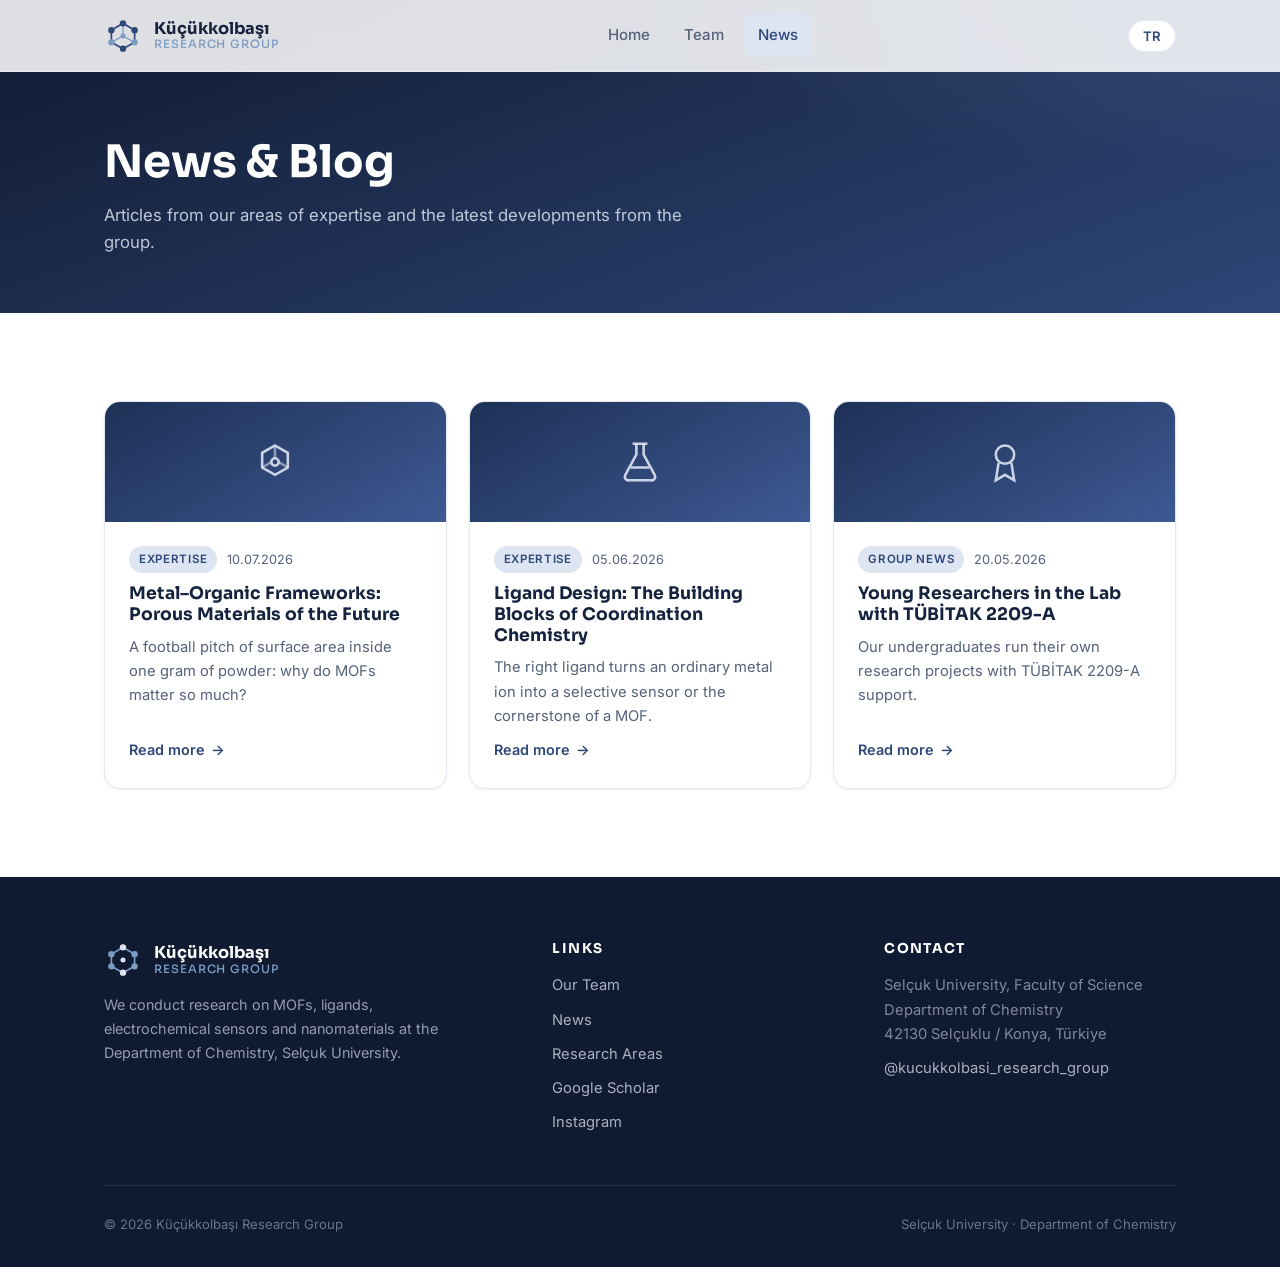
<file: news.html>
<!DOCTYPE html>
<html lang="tr" data-lang="tr"><head>
  <meta charset="UTF-8">
  <meta name="viewport" content="width=device-width, initial-scale=1.0">
  <title>Haberler | Küçükkolbaşı Research Group</title>
  <meta name="description" content="Küçükkolbaşı Research Group haberleri — MOF'lar, ligandlar ve grup gelişmeleri hakkında yazılar.">
  <script>
    try {
      var l = localStorage.getItem("krg-lang") ||
              ((navigator.language || "").toLowerCase().indexOf("tr") === 0 ? "tr" : "en");
      document.documentElement.setAttribute("data-lang", l);
      document.documentElement.setAttribute("lang", l);
    } catch (e) {}
  </script>
  <link rel="preconnect" href="https://fonts.googleapis.com">
  <link rel="preconnect" href="https://fonts.gstatic.com" crossorigin="">
  <link href="https://fonts.googleapis.com/css2?family=Inter:wght@400;500;600;700&amp;family=Sora:wght@600;700&amp;display=swap" rel="stylesheet">
  <link rel="stylesheet" href="css/style.css">
  <link rel="icon" href="data:image/svg+xml,%3Csvg xmlns='http://www.w3.org/2000/svg' viewBox='0 0 36 36'%3E%3Cpath d='M18 4 30 11v14L18 32 6 25V11Z' fill='%232e4778'/%3E%3Ccircle cx='18' cy='18' r='4' fill='%237c9cc4'/%3E%3C/svg%3E">
</head>
<body>

  <header class="nav">
    <div class="nav-inner">
      <a class="brand" href="index.html" aria-label="Küçükkolbaşı Research Group">
        <svg width="38" height="38" viewBox="0 0 36 36" fill="none" aria-hidden="true">
          <path d="M18 6 29 12.5V24L18 30 7 24V12.5Z" stroke="#2e4778" stroke-width="1.6"></path>
          <path d="M18 18V6M18 18l11 6M18 18 7 24" stroke="#7c9cc4" stroke-width="1.2"></path>
          <circle cx="18" cy="6" r="3" fill="#2e4778"></circle>
          <circle cx="29" cy="12.5" r="3" fill="#2e4778"></circle>
          <circle cx="29" cy="24" r="3" fill="#7c9cc4"></circle>
          <circle cx="18" cy="30" r="3" fill="#2e4778"></circle>
          <circle cx="7" cy="24" r="3" fill="#7c9cc4"></circle>
          <circle cx="7" cy="12.5" r="3" fill="#2e4778"></circle>
          <circle cx="18" cy="18" r="2.4" fill="#7c9cc4"></circle>
        </svg>
        <span class="brand-name">Küçükkolbaşı
          <small><span class="tr">Araştırma Grubu</span><span class="en">Research Group</span></small>
        </span>
      </a>
      <ul class="nav-links">
        <li><a href="index.html"><span class="tr">Ana Sayfa</span><span class="en">Home</span></a></li>
        <li><a href="team.html"><span class="tr">Ekibimiz</span><span class="en">Team</span></a></li>
        <li><a href="news.html" class="active"><span class="tr">Haberler</span><span class="en">News</span></a></li>
      </ul>
      <button class="lang-toggle" aria-label="Change language">EN</button>
      <button class="nav-burger" aria-label="Menu"><span></span><span></span><span></span></button>
    </div>
  </header>

  <section class="page-hero">
    <div class="container">
      <h1><span class="tr">Haberler &amp; Blog</span><span class="en">News &amp; Blog</span></h1>
      <p>
        <span class="tr">Uzmanlık alanlarımızdan yazılar ve gruptan güncel gelişmeler.</span>
        <span class="en">Articles from our areas of expertise and the latest developments from the group.</span>
      </p>
    </div>
  </section>

  <section>
    <div class="container">
      <div class="news-grid" style="margin-top: 0;">

        <article class="news-card reveal">
          <div class="news-card-banner">
            <svg width="44" height="44" viewBox="0 0 24 24" fill="none" stroke="currentColor" stroke-width="1.4"><path d="M12 3 19 7v8l-7 4-7-4V7Z"></path><circle cx="12" cy="12" r="2"></circle><path d="M12 10V3M14 12l5 3M10 12l-5 3" stroke-opacity="0.6"></path></svg>
          </div>
          <div class="news-card-body">
            <div class="news-meta">
              <span class="chip"><span class="tr">Uzmanlık</span><span class="en">Expertise</span></span>
              <time datetime="2026-07-10">10.07.2026</time>
            </div>
            <h3><a href="news/mof-nedir.html">
              <span class="tr">Metal-Organik Kafesler: Geleceğin Gözenekli Malzemeleri</span>
              <span class="en">Metal–Organic Frameworks: Porous Materials of the Future</span>
            </a></h3>
            <p>
              <span class="tr">Bir gram tozun içinde bir futbol sahası kadar yüzey alanı: MOF'lar neden bu kadar önemli?</span>
              <span class="en">A football pitch of surface area inside one gram of powder: why do MOFs matter so much?</span>
            </p>
            <a class="news-more" href="news/mof-nedir.html"><span class="tr">Devamını oku</span><span class="en">Read more</span> →</a>
          </div>
        </article>

        <article class="news-card reveal">
          <div class="news-card-banner">
            <svg width="44" height="44" viewBox="0 0 24 24" fill="none" stroke="currentColor" stroke-width="1.4"><path d="M10 2v6L4 19a2 2 0 0 0 2 3h12a2 2 0 0 0 2-3L14 8V2"></path><path d="M8 2h8M7 15h10"></path></svg>
          </div>
          <div class="news-card-body">
            <div class="news-meta">
              <span class="chip"><span class="tr">Uzmanlık</span><span class="en">Expertise</span></span>
              <time datetime="2026-06-05">05.06.2026</time>
            </div>
            <h3><a href="news/ligand-tasarimi.html">
              <span class="tr">Ligand Tasarımı: Koordinasyon Kimyasının Yapı Taşları</span>
              <span class="en">Ligand Design: The Building Blocks of Coordination Chemistry</span>
            </a></h3>
            <p>
              <span class="tr">Doğru ligand, sıradan bir metal iyonunu seçici bir sensöre ya da bir MOF'un köşe taşına dönüştürür.</span>
              <span class="en">The right ligand turns an ordinary metal ion into a selective sensor or the cornerstone of a MOF.</span>
            </p>
            <a class="news-more" href="news/ligand-tasarimi.html"><span class="tr">Devamını oku</span><span class="en">Read more</span> →</a>
          </div>
        </article>

        <article class="news-card reveal">
          <div class="news-card-banner">
            <svg width="44" height="44" viewBox="0 0 24 24" fill="none" stroke="currentColor" stroke-width="1.4"><circle cx="12" cy="8" r="5"></circle><path d="M8.5 12.5 7 22l5-3 5 3-1.5-9.5"></path></svg>
          </div>
          <div class="news-card-body">
            <div class="news-meta">
              <span class="chip"><span class="tr">Grup Haberleri</span><span class="en">Group News</span></span>
              <time datetime="2026-05-20">20.05.2026</time>
            </div>
            <h3><a href="news/tubitak-2209a.html">
              <span class="tr">TÜBİTAK 2209-A ile Genç Araştırmacılar Laboratuvarda</span>
              <span class="en">Young Researchers in the Lab with TÜBİTAK 2209-A</span>
            </a></h3>
            <p>
              <span class="tr">Lisans öğrencilerimiz TÜBİTAK 2209-A destekleriyle kendi araştırma projelerini yürütüyor.</span>
              <span class="en">Our undergraduates run their own research projects with TÜBİTAK 2209-A support.</span>
            </p>
            <a class="news-more" href="news/tubitak-2209a.html"><span class="tr">Devamını oku</span><span class="en">Read more</span> →</a>
          </div>
        </article>

      </div>
    </div>
  </section>

  <footer class="footer" id="contact">
    <div class="container">
      <div class="footer-grid">
        <div>
          <a class="brand" href="index.html">
            <svg width="38" height="38" viewBox="0 0 36 36" fill="none" aria-hidden="true">
              <path d="M18 6 29 12.5V24L18 30 7 24V12.5Z" stroke="#7c9cc4" stroke-width="1.6"></path>
              <circle cx="18" cy="6" r="3" fill="#dde4f2"></circle>
              <circle cx="29" cy="12.5" r="3" fill="#7c9cc4"></circle>
              <circle cx="29" cy="24" r="3" fill="#7c9cc4"></circle>
              <circle cx="18" cy="30" r="3" fill="#dde4f2"></circle>
              <circle cx="7" cy="24" r="3" fill="#7c9cc4"></circle>
              <circle cx="7" cy="12.5" r="3" fill="#7c9cc4"></circle>
              <circle cx="18" cy="18" r="2.4" fill="#dde4f2"></circle>
            </svg>
            <span class="brand-name">Küçükkolbaşı
              <small><span class="tr">Araştırma Grubu</span><span class="en">Research Group</span></small>
            </span>
          </a>
          <p>
            <span class="tr">Selçuk Üniversitesi Kimya Bölümü'nde MOF'lar, ligandlar, elektrokimyasal sensörler ve nanomalzemeler üzerine araştırmalar yürütüyoruz.</span>
            <span class="en">We conduct research on MOFs, ligands, electrochemical sensors and nanomaterials at the Department of Chemistry, Selçuk University.</span>
          </p>
        </div>
        <div>
          <h4><span class="tr">Bağlantılar</span><span class="en">Links</span></h4>
          <ul class="footer-list">
            <li><a href="team.html"><span class="tr">Ekibimiz</span><span class="en">Our Team</span></a></li>
            <li><a href="news.html"><span class="tr">Haberler</span><span class="en">News</span></a></li>
            <li><a href="index.html#research"><span class="tr">Araştırma Alanları</span><span class="en">Research Areas</span></a></li>
            <li><a href="https://scholar.google.com/citations?user=sWPpHgcAAAAJ" target="_blank" rel="noopener">Google Scholar</a></li>
            <li><a href="https://www.instagram.com/kucukkolbasi_research_group/" target="_blank" rel="noopener">Instagram</a></li>
          </ul>
        </div>
        <div>
          <h4><span class="tr">İletişim</span><span class="en">Contact</span></h4>
          <ul class="footer-list">
            <li class="muted">
              <span class="tr">Selçuk Üniversitesi, Fen Fakültesi<br>Kimya Bölümü<br>42130 Selçuklu / Konya</span>
              <span class="en">Selçuk University, Faculty of Science<br>Department of Chemistry<br>42130 Selçuklu / Konya, Türkiye</span>
            </li>
            <li><a href="https://www.instagram.com/kucukkolbasi_research_group/" target="_blank" rel="noopener">@kucukkolbasi_research_group</a></li>
          </ul>
        </div>
      </div>
      <div class="footer-bottom">
        <span>© <span data-year="">2026</span> Küçükkolbaşı Research Group</span>
        <span><span class="tr">Selçuk Üniversitesi · Kimya Bölümü</span><span class="en">Selçuk University · Department of Chemistry</span></span>
      </div>
    </div>
  </footer>

  <script src="js/main.js"></script>



</body></html>
</file>
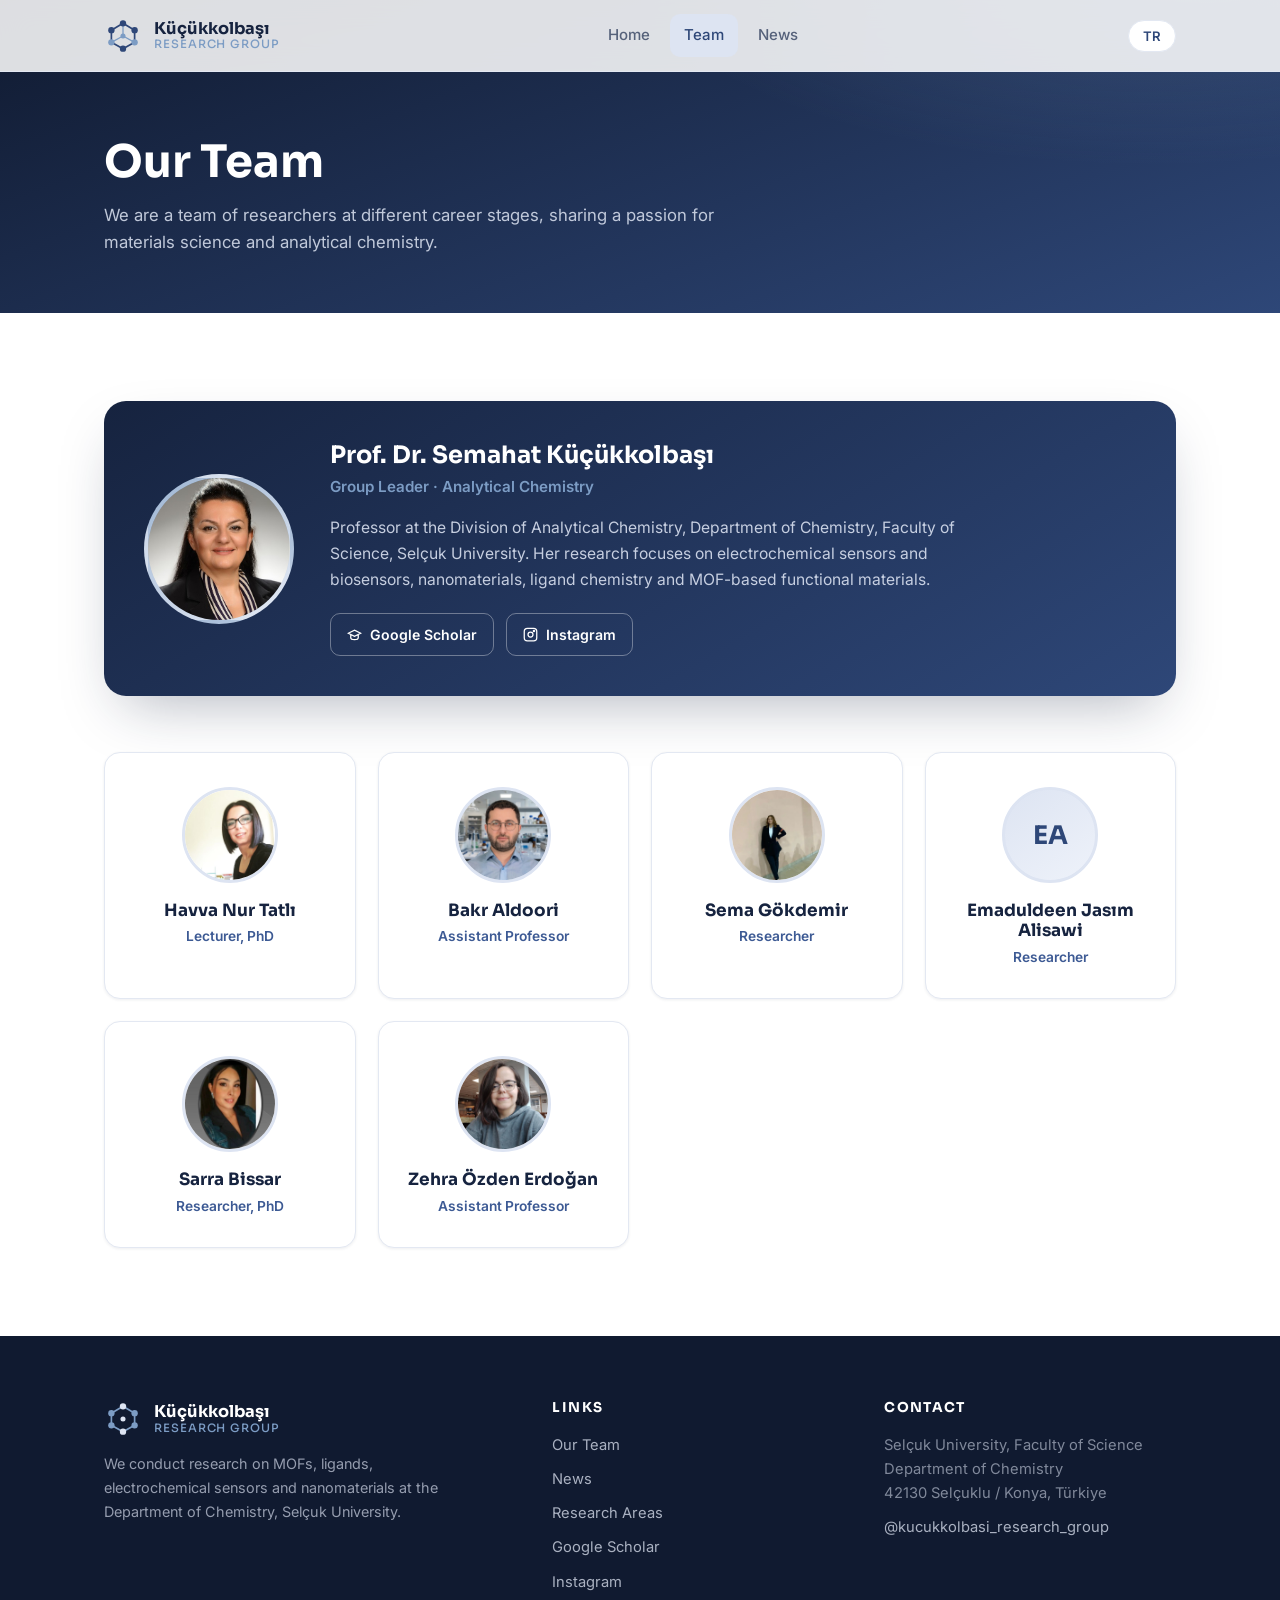
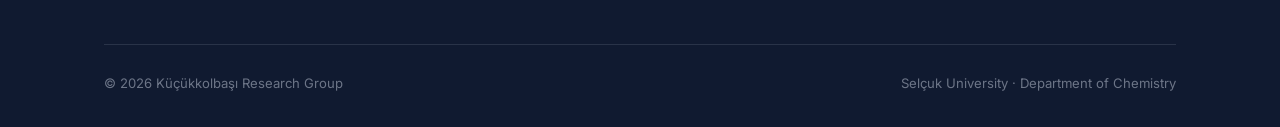
<file: team.html>
<!DOCTYPE html>
<html lang="tr" data-lang="tr">
<head>
  <meta charset="UTF-8">
  <meta name="viewport" content="width=device-width, initial-scale=1.0">
  <title>Ekibimiz | Küçükkolbaşı Research Group</title>
  <meta name="description" content="Küçükkolbaşı Research Group ekibi — Prof. Dr. Semahat Küçükkolbaşı liderliğindeki araştırma ekibimizle tanışın.">
  <script>
    try {
      var l = localStorage.getItem("krg-lang") ||
              ((navigator.language || "").toLowerCase().indexOf("tr") === 0 ? "tr" : "en");
      document.documentElement.setAttribute("data-lang", l);
      document.documentElement.setAttribute("lang", l);
    } catch (e) {}
  </script>
  <link rel="preconnect" href="https://fonts.googleapis.com">
  <link rel="preconnect" href="https://fonts.gstatic.com" crossorigin>
  <link href="https://fonts.googleapis.com/css2?family=Inter:wght@400;500;600;700&family=Sora:wght@600;700&display=swap" rel="stylesheet">
  <link rel="stylesheet" href="css/style.css">
  <link rel="icon" href="data:image/svg+xml,%3Csvg xmlns='http://www.w3.org/2000/svg' viewBox='0 0 36 36'%3E%3Cpath d='M18 4 30 11v14L18 32 6 25V11Z' fill='%232e4778'/%3E%3Ccircle cx='18' cy='18' r='4' fill='%237c9cc4'/%3E%3C/svg%3E">
</head>
<body>

  <header class="nav">
    <div class="nav-inner">
      <a class="brand" href="index.html" aria-label="Küçükkolbaşı Research Group">
        <svg width="38" height="38" viewBox="0 0 36 36" fill="none" aria-hidden="true">
          <path d="M18 6 29 12.5V24L18 30 7 24V12.5Z" stroke="#2e4778" stroke-width="1.6"/>
          <path d="M18 18V6M18 18l11 6M18 18 7 24" stroke="#7c9cc4" stroke-width="1.2"/>
          <circle cx="18" cy="6" r="3" fill="#2e4778"/>
          <circle cx="29" cy="12.5" r="3" fill="#2e4778"/>
          <circle cx="29" cy="24" r="3" fill="#7c9cc4"/>
          <circle cx="18" cy="30" r="3" fill="#2e4778"/>
          <circle cx="7" cy="24" r="3" fill="#7c9cc4"/>
          <circle cx="7" cy="12.5" r="3" fill="#2e4778"/>
          <circle cx="18" cy="18" r="2.4" fill="#7c9cc4"/>
        </svg>
        <span class="brand-name">Küçükkolbaşı
          <small><span class="tr">Araştırma Grubu</span><span class="en">Research Group</span></small>
        </span>
      </a>
      <ul class="nav-links">
        <li><a href="index.html"><span class="tr">Ana Sayfa</span><span class="en">Home</span></a></li>
        <li><a href="team.html" class="active"><span class="tr">Ekibimiz</span><span class="en">Team</span></a></li>
        <li><a href="news.html"><span class="tr">Haberler</span><span class="en">News</span></a></li>
      </ul>
      <button class="lang-toggle" aria-label="Change language">EN</button>
      <button class="nav-burger" aria-label="Menu"><span></span><span></span><span></span></button>
    </div>
  </header>

  <section class="page-hero">
    <div class="container">
      <h1><span class="tr">Ekibimiz</span><span class="en">Our Team</span></h1>
      <p>
        <span class="tr">Malzeme bilimi ve analitik kimya tutkusunu paylaşan, farklı deneyim seviyelerinden araştırmacılardan oluşan bir ekibiz.</span>
        <span class="en">We are a team of researchers at different career stages, sharing a passion for materials science and analytical chemistry.</span>
      </p>
    </div>
  </section>

  <section>
    <div class="container">

      <!-- ============ GROUP LEADER ============ -->
      <div class="lead-card reveal">
        <div class="avatar"><img src="teamimages/semahat.jpg" alt="Prof. Dr. Semahat Küçükkolbaşı"></div>
        <div>
          <h3>Prof. Dr. Semahat Küçükkolbaşı</h3>
          <div class="lead-role">
            <span class="tr">Grup Lideri · Analitik Kimya</span>
            <span class="en">Group Leader · Analytical Chemistry</span>
          </div>
          <p>
            <span class="tr">Selçuk Üniversitesi Fen Fakültesi Kimya Bölümü Analitik Kimya Anabilim Dalı öğretim üyesidir. Araştırmaları; elektrokimyasal sensörler ve biyosensörler, nanomalzemeler, ligand kimyası ve MOF temelli fonksiyonel malzemeler üzerine yoğunlaşmaktadır.</span>
            <span class="en">Professor at the Division of Analytical Chemistry, Department of Chemistry, Faculty of Science, Selçuk University. Her research focuses on electrochemical sensors and biosensors, nanomaterials, ligand chemistry and MOF-based functional materials.</span>
          </p>
          <div class="lead-links">
            <a href="https://scholar.google.com/citations?user=sWPpHgcAAAAJ" target="_blank" rel="noopener">
              <svg width="15" height="15" viewBox="0 0 24 24" fill="none" stroke="currentColor" stroke-width="2"><path d="M22 10 12 5 2 10l10 5 10-5ZM6 12v5c0 1.5 2.7 3 6 3s6-1.5 6-3v-5"/></svg>
              Google Scholar
            </a>
            <a href="https://www.instagram.com/kucukkolbasi_research_group/" target="_blank" rel="noopener">
              <svg width="15" height="15" viewBox="0 0 24 24" fill="none" stroke="currentColor" stroke-width="2"><rect x="2" y="2" width="20" height="20" rx="5"/><circle cx="12" cy="12" r="4"/><circle cx="17.5" cy="6.5" r="1"/></svg>
              Instagram
            </a>
          </div>
        </div>
      </div>

      <!-- ============ MEMBERS ============ -->
      <div class="member-grid">
        <div class="member-card reveal">
          <div class="avatar"><img src="teamimages/havva.jpg" alt="Havva Nur Tatlı"></div>
          <h3>Havva Nur Tatlı</h3>
          <div class="member-role">
            <span class="tr">Dr. Öğr. Gör.</span>
            <span class="en">Lecturer, PhD</span>
          </div>
        </div>
        <div class="member-card reveal">
          <div class="avatar"><img src="teamimages/bakr.png" alt="Bakr Aldoori"></div>
          <h3>Bakr Aldoori</h3>
          <div class="member-role">
            <span class="tr">Dr. Öğr. Üyesi</span>
            <span class="en">Assistant Professor</span>
          </div>
        </div>
        <div class="member-card reveal">
          <div class="avatar"><img src="teamimages/sema.jpg" alt="Sema Gökdemir"></div>
          <h3>Sema Gökdemir</h3>
          <div class="member-role">
            <span class="tr">Araştırmacı</span>
            <span class="en">Researcher</span>
          </div>
        </div>
        <div class="member-card reveal">
          <div class="avatar" aria-hidden="true">EA</div>
          <h3>Emaduldeen Jasım Alisawi</h3>
          <div class="member-role">
            <span class="tr">Araştırmacı</span>
            <span class="en">Researcher</span>
          </div>
        </div>
        <div class="member-card reveal">
          <div class="avatar"><img src="teamimages/sarra.jpg" alt="Sarra Bissar"></div>
          <h3>Sarra Bissar</h3>
          <div class="member-role">
            <span class="tr">Dr. Araştırmacı</span>
            <span class="en">Researcher, PhD</span>
          </div>
        </div>
        <div class="member-card reveal">
          <div class="avatar"><img src="teamimages/zehra.jpg" alt="Zehra Özden Erdoğan"></div>
          <h3>Zehra Özden Erdoğan</h3>
          <div class="member-role">
            <span class="tr">Dr. Öğr. Üyesi</span>
            <span class="en">Assistant Professor</span>
          </div>
        </div>
      </div>

    </div>
  </section>

  <footer class="footer" id="contact">
    <div class="container">
      <div class="footer-grid">
        <div>
          <a class="brand" href="index.html">
            <svg width="38" height="38" viewBox="0 0 36 36" fill="none" aria-hidden="true">
              <path d="M18 6 29 12.5V24L18 30 7 24V12.5Z" stroke="#7c9cc4" stroke-width="1.6"/>
              <circle cx="18" cy="6" r="3" fill="#dde4f2"/>
              <circle cx="29" cy="12.5" r="3" fill="#7c9cc4"/>
              <circle cx="29" cy="24" r="3" fill="#7c9cc4"/>
              <circle cx="18" cy="30" r="3" fill="#dde4f2"/>
              <circle cx="7" cy="24" r="3" fill="#7c9cc4"/>
              <circle cx="7" cy="12.5" r="3" fill="#7c9cc4"/>
              <circle cx="18" cy="18" r="2.4" fill="#dde4f2"/>
            </svg>
            <span class="brand-name">Küçükkolbaşı
              <small><span class="tr">Araştırma Grubu</span><span class="en">Research Group</span></small>
            </span>
          </a>
          <p>
            <span class="tr">Selçuk Üniversitesi Kimya Bölümü'nde MOF'lar, ligandlar, elektrokimyasal sensörler ve nanomalzemeler üzerine araştırmalar yürütüyoruz.</span>
            <span class="en">We conduct research on MOFs, ligands, electrochemical sensors and nanomaterials at the Department of Chemistry, Selçuk University.</span>
          </p>
        </div>
        <div>
          <h4><span class="tr">Bağlantılar</span><span class="en">Links</span></h4>
          <ul class="footer-list">
            <li><a href="team.html"><span class="tr">Ekibimiz</span><span class="en">Our Team</span></a></li>
            <li><a href="news.html"><span class="tr">Haberler</span><span class="en">News</span></a></li>
            <li><a href="index.html#research"><span class="tr">Araştırma Alanları</span><span class="en">Research Areas</span></a></li>
            <li><a href="https://scholar.google.com/citations?user=sWPpHgcAAAAJ" target="_blank" rel="noopener">Google Scholar</a></li>
            <li><a href="https://www.instagram.com/kucukkolbasi_research_group/" target="_blank" rel="noopener">Instagram</a></li>
          </ul>
        </div>
        <div>
          <h4><span class="tr">İletişim</span><span class="en">Contact</span></h4>
          <ul class="footer-list">
            <li class="muted">
              <span class="tr">Selçuk Üniversitesi, Fen Fakültesi<br>Kimya Bölümü<br>42130 Selçuklu / Konya</span>
              <span class="en">Selçuk University, Faculty of Science<br>Department of Chemistry<br>42130 Selçuklu / Konya, Türkiye</span>
            </li>
            <li><a href="https://www.instagram.com/kucukkolbasi_research_group/" target="_blank" rel="noopener">@kucukkolbasi_research_group</a></li>
          </ul>
        </div>
      </div>
      <div class="footer-bottom">
        <span>© <span data-year>2026</span> Küçükkolbaşı Research Group</span>
        <span><span class="tr">Selçuk Üniversitesi · Kimya Bölümü</span><span class="en">Selçuk University · Department of Chemistry</span></span>
      </div>
    </div>
  </footer>

  <script src="js/main.js"></script>
</body>
</html>
</file>
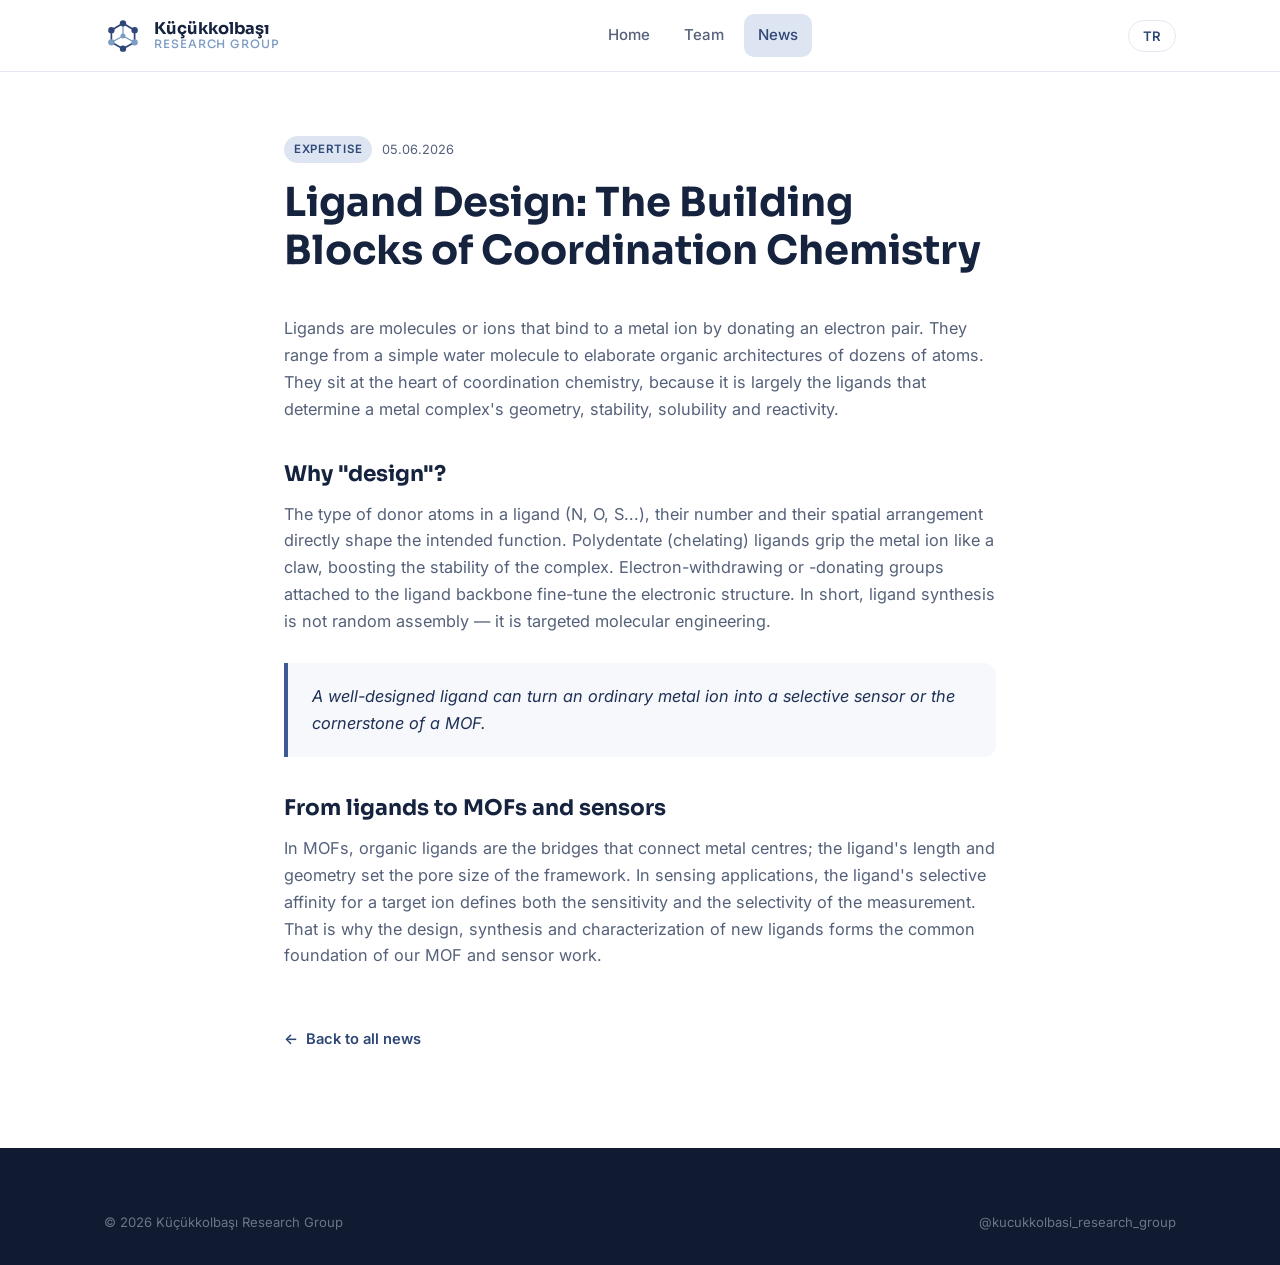
<file: news/ligand-tasarimi.html>
<!DOCTYPE html>
<html lang="tr" data-lang="tr">
<head>
  <meta charset="UTF-8">
  <meta name="viewport" content="width=device-width, initial-scale=1.0">
  <title>Ligand Tasarımı | Küçükkolbaşı Research Group</title>
  <meta name="description" content="Ligand nedir, ligand tasarımı neden önemlidir? Küçükkolbaşı Research Group'tan uzmanlık yazısı.">
  <script>
    try {
      var l = localStorage.getItem("krg-lang") ||
              ((navigator.language || "").toLowerCase().indexOf("tr") === 0 ? "tr" : "en");
      document.documentElement.setAttribute("data-lang", l);
      document.documentElement.setAttribute("lang", l);
    } catch (e) {}
  </script>
  <link rel="preconnect" href="https://fonts.googleapis.com">
  <link rel="preconnect" href="https://fonts.gstatic.com" crossorigin>
  <link href="https://fonts.googleapis.com/css2?family=Inter:wght@400;500;600;700&family=Sora:wght@600;700&display=swap" rel="stylesheet">
  <link rel="stylesheet" href="../css/style.css">
  <link rel="icon" href="data:image/svg+xml,%3Csvg xmlns='http://www.w3.org/2000/svg' viewBox='0 0 36 36'%3E%3Cpath d='M18 4 30 11v14L18 32 6 25V11Z' fill='%232e4778'/%3E%3Ccircle cx='18' cy='18' r='4' fill='%237c9cc4'/%3E%3C/svg%3E">
</head>
<body>

  <header class="nav">
    <div class="nav-inner">
      <a class="brand" href="../index.html" aria-label="Küçükkolbaşı Research Group">
        <svg width="38" height="38" viewBox="0 0 36 36" fill="none" aria-hidden="true">
          <path d="M18 6 29 12.5V24L18 30 7 24V12.5Z" stroke="#2e4778" stroke-width="1.6"/>
          <path d="M18 18V6M18 18l11 6M18 18 7 24" stroke="#7c9cc4" stroke-width="1.2"/>
          <circle cx="18" cy="6" r="3" fill="#2e4778"/>
          <circle cx="29" cy="12.5" r="3" fill="#2e4778"/>
          <circle cx="29" cy="24" r="3" fill="#7c9cc4"/>
          <circle cx="18" cy="30" r="3" fill="#2e4778"/>
          <circle cx="7" cy="24" r="3" fill="#7c9cc4"/>
          <circle cx="7" cy="12.5" r="3" fill="#2e4778"/>
          <circle cx="18" cy="18" r="2.4" fill="#7c9cc4"/>
        </svg>
        <span class="brand-name">Küçükkolbaşı
          <small><span class="tr">Araştırma Grubu</span><span class="en">Research Group</span></small>
        </span>
      </a>
      <ul class="nav-links">
        <li><a href="../index.html"><span class="tr">Ana Sayfa</span><span class="en">Home</span></a></li>
        <li><a href="../team.html"><span class="tr">Ekibimiz</span><span class="en">Team</span></a></li>
        <li><a href="../news.html" class="active"><span class="tr">Haberler</span><span class="en">News</span></a></li>
      </ul>
      <button class="lang-toggle" aria-label="Change language">EN</button>
      <button class="nav-burger" aria-label="Menu"><span></span><span></span><span></span></button>
    </div>
  </header>

  <main class="article" style="padding-top: calc(72px + 64px);">
    <div class="article-head">
      <div class="news-meta">
        <span class="chip"><span class="tr">Uzmanlık</span><span class="en">Expertise</span></span>
        <time datetime="2026-06-05">05.06.2026</time>
      </div>
      <h1>
        <span class="tr">Ligand Tasarımı: Koordinasyon Kimyasının Yapı Taşları</span>
        <span class="en">Ligand Design: The Building Blocks of Coordination Chemistry</span>
      </h1>
    </div>

    <div class="article-body">
      <p class="tr">Ligandlar, bir metal iyonuna elektron çifti vererek bağlanan molekül ya da iyonlardır. Basit bir su molekülünden, onlarca atomdan oluşan karmaşık organik yapılara kadar çok geniş bir yelpazede olabilirler. Koordinasyon kimyasının kalbinde yer alırlar; çünkü bir metal kompleksinin geometrisini, kararlılığını, çözünürlüğünü ve reaktivitesini büyük ölçüde ligandlar belirler.</p>
      <p class="en">Ligands are molecules or ions that bind to a metal ion by donating an electron pair. They range from a simple water molecule to elaborate organic architectures of dozens of atoms. They sit at the heart of coordination chemistry, because it is largely the ligands that determine a metal complex's geometry, stability, solubility and reactivity.</p>

      <h2><span class="tr">Neden "tasarım"?</span><span class="en">Why "design"?</span></h2>
      <p class="tr">Bir ligandın bağlanma atomlarının türü (N, O, S...), sayısı ve uzaydaki dizilimi, hedeflenen işlevi doğrudan etkiler. Çok dişli (şelat yapıcı) ligandlar metal iyonunu kıskaç gibi kavrayarak kompleksin kararlılığını artırır. Ligand iskeletine eklenen elektron çekici ya da verici gruplar, kompleksin elektronik yapısını ince ayarla değiştirir. Kısacası ligand sentezi, rastgele bir birleştirme değil; hedefe yönelik bir moleküler mühendisliktir.</p>
      <p class="en">The type of donor atoms in a ligand (N, O, S...), their number and their spatial arrangement directly shape the intended function. Polydentate (chelating) ligands grip the metal ion like a claw, boosting the stability of the complex. Electron-withdrawing or -donating groups attached to the ligand backbone fine-tune the electronic structure. In short, ligand synthesis is not random assembly — it is targeted molecular engineering.</p>

      <div class="article-quote">
        <span class="tr">Doğru tasarlanmış bir ligand, sıradan bir metal iyonunu seçici bir sensöre ya da bir MOF'un köşe taşına dönüştürebilir.</span>
        <span class="en">A well-designed ligand can turn an ordinary metal ion into a selective sensor or the cornerstone of a MOF.</span>
      </div>

      <h2><span class="tr">Ligandlardan MOF'lara ve sensörlere</span><span class="en">From ligands to MOFs and sensors</span></h2>
      <p class="tr">MOF'larda organik ligandlar, metal merkezleri birbirine bağlayan köprülerdir; ligandın uzunluğu ve geometrisi kafesin gözenek boyutunu belirler. Sensör uygulamalarında ise ligandın hedef iyona olan seçici ilgisi, tayinin hem duyarlılığını hem de seçiciliğini tanımlar. Bu nedenle grubumuzda yeni ligandların tasarımı, sentezi ve karakterizasyonu; MOF ve sensör çalışmalarımızın ortak temelini oluşturur.</p>
      <p class="en">In MOFs, organic ligands are the bridges that connect metal centres; the ligand's length and geometry set the pore size of the framework. In sensing applications, the ligand's selective affinity for a target ion defines both the sensitivity and the selectivity of the measurement. That is why the design, synthesis and characterization of new ligands forms the common foundation of our MOF and sensor work.</p>
    </div>

    <a class="article-back" href="../news.html">← <span class="tr">Tüm haberlere dön</span><span class="en">Back to all news</span></a>
  </main>

  <footer class="footer" id="contact">
    <div class="container">
      <div class="footer-bottom" style="border-top: none; padding-top: 0;">
        <span>© <span data-year>2026</span> Küçükkolbaşı Research Group</span>
        <span><a href="https://www.instagram.com/kucukkolbasi_research_group/" target="_blank" rel="noopener" style="color: inherit;">@kucukkolbasi_research_group</a></span>
      </div>
    </div>
  </footer>

  <script src="../js/main.js"></script>
</body>
</html>
</file>
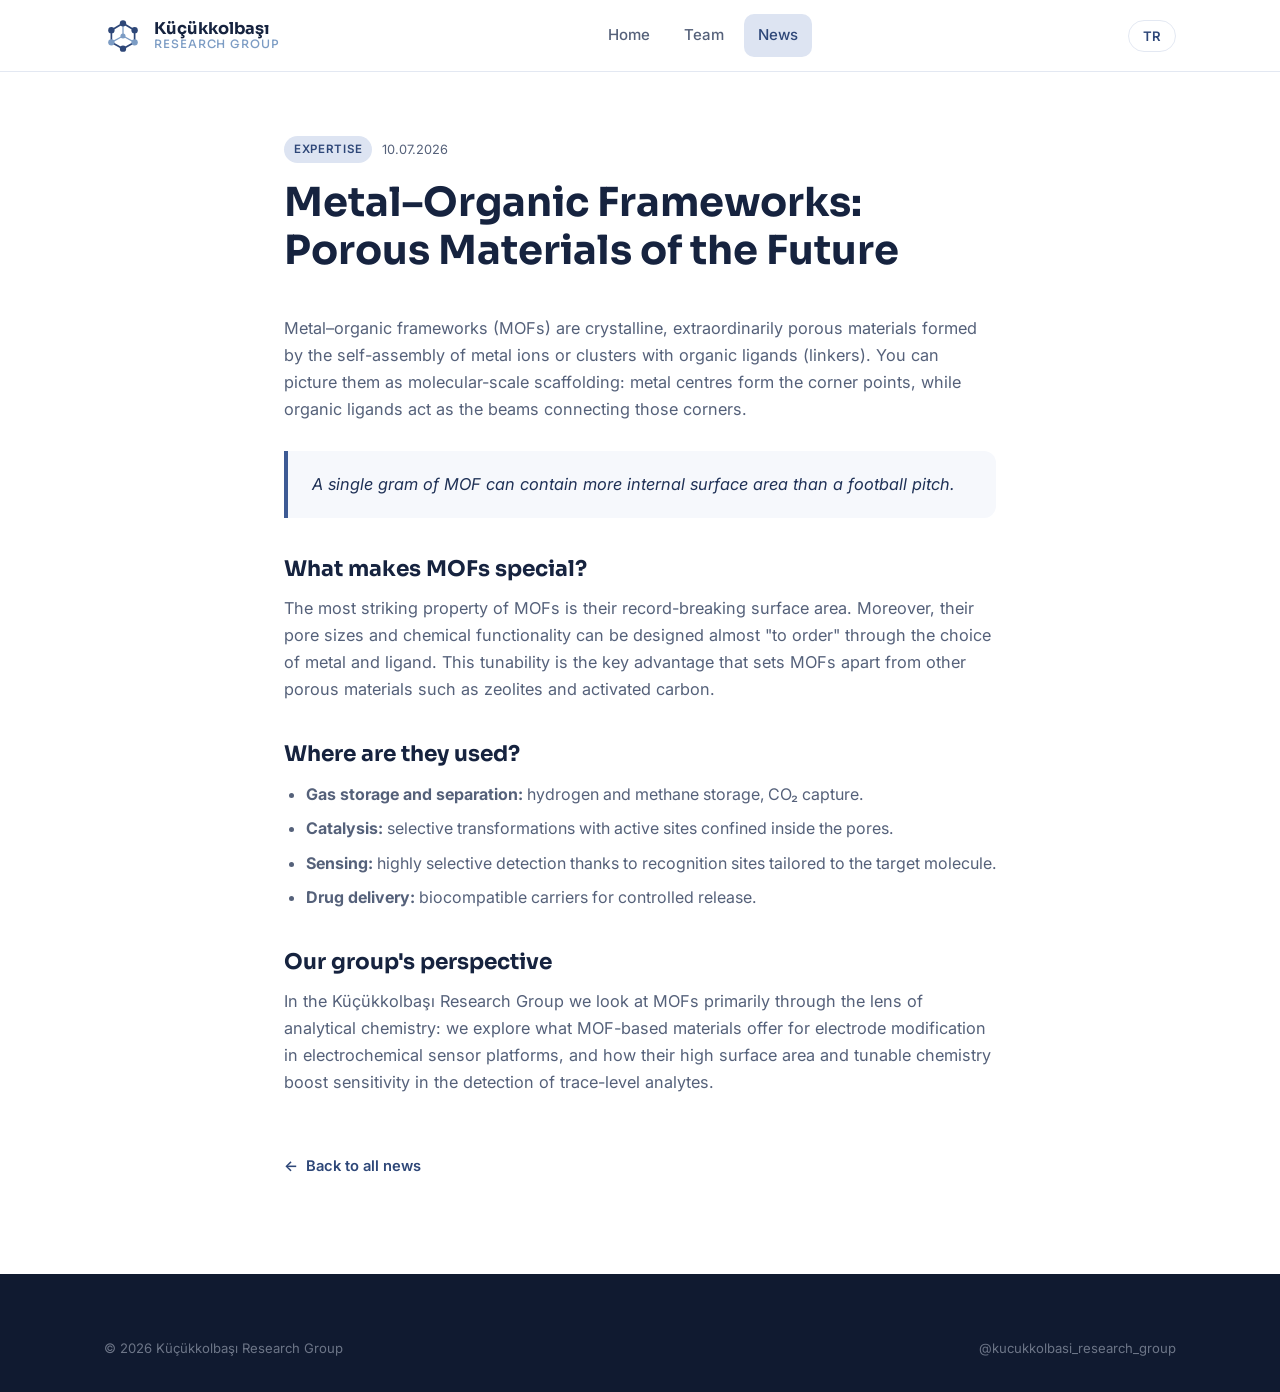
<file: news/mof-nedir.html>
<!DOCTYPE html>
<html lang="tr" data-lang="tr">
<head>
  <meta charset="UTF-8">
  <meta name="viewport" content="width=device-width, initial-scale=1.0">
  <title>Metal-Organik Kafesler (MOF) | Küçükkolbaşı Research Group</title>
  <meta name="description" content="Metal-organik kafes yapılar (MOF) nedir, neden önemlidir? Küçükkolbaşı Research Group'tan uzmanlık yazısı.">
  <script>
    try {
      var l = localStorage.getItem("krg-lang") ||
              ((navigator.language || "").toLowerCase().indexOf("tr") === 0 ? "tr" : "en");
      document.documentElement.setAttribute("data-lang", l);
      document.documentElement.setAttribute("lang", l);
    } catch (e) {}
  </script>
  <link rel="preconnect" href="https://fonts.googleapis.com">
  <link rel="preconnect" href="https://fonts.gstatic.com" crossorigin>
  <link href="https://fonts.googleapis.com/css2?family=Inter:wght@400;500;600;700&family=Sora:wght@600;700&display=swap" rel="stylesheet">
  <link rel="stylesheet" href="../css/style.css">
  <link rel="icon" href="data:image/svg+xml,%3Csvg xmlns='http://www.w3.org/2000/svg' viewBox='0 0 36 36'%3E%3Cpath d='M18 4 30 11v14L18 32 6 25V11Z' fill='%232e4778'/%3E%3Ccircle cx='18' cy='18' r='4' fill='%237c9cc4'/%3E%3C/svg%3E">
</head>
<body>

  <header class="nav">
    <div class="nav-inner">
      <a class="brand" href="../index.html" aria-label="Küçükkolbaşı Research Group">
        <svg width="38" height="38" viewBox="0 0 36 36" fill="none" aria-hidden="true">
          <path d="M18 6 29 12.5V24L18 30 7 24V12.5Z" stroke="#2e4778" stroke-width="1.6"/>
          <path d="M18 18V6M18 18l11 6M18 18 7 24" stroke="#7c9cc4" stroke-width="1.2"/>
          <circle cx="18" cy="6" r="3" fill="#2e4778"/>
          <circle cx="29" cy="12.5" r="3" fill="#2e4778"/>
          <circle cx="29" cy="24" r="3" fill="#7c9cc4"/>
          <circle cx="18" cy="30" r="3" fill="#2e4778"/>
          <circle cx="7" cy="24" r="3" fill="#7c9cc4"/>
          <circle cx="7" cy="12.5" r="3" fill="#2e4778"/>
          <circle cx="18" cy="18" r="2.4" fill="#7c9cc4"/>
        </svg>
        <span class="brand-name">Küçükkolbaşı
          <small><span class="tr">Araştırma Grubu</span><span class="en">Research Group</span></small>
        </span>
      </a>
      <ul class="nav-links">
        <li><a href="../index.html"><span class="tr">Ana Sayfa</span><span class="en">Home</span></a></li>
        <li><a href="../team.html"><span class="tr">Ekibimiz</span><span class="en">Team</span></a></li>
        <li><a href="../news.html" class="active"><span class="tr">Haberler</span><span class="en">News</span></a></li>
      </ul>
      <button class="lang-toggle" aria-label="Change language">EN</button>
      <button class="nav-burger" aria-label="Menu"><span></span><span></span><span></span></button>
    </div>
  </header>

  <main class="article" style="padding-top: calc(72px + 64px);">
    <div class="article-head">
      <div class="news-meta">
        <span class="chip"><span class="tr">Uzmanlık</span><span class="en">Expertise</span></span>
        <time datetime="2026-07-10">10.07.2026</time>
      </div>
      <h1>
        <span class="tr">Metal-Organik Kafesler: Geleceğin Gözenekli Malzemeleri</span>
        <span class="en">Metal–Organic Frameworks: Porous Materials of the Future</span>
      </h1>
    </div>

    <div class="article-body">
      <p class="tr">Metal-organik kafes yapılar (MOF'lar), metal iyonları veya metal kümeleri ile organik ligandların (bağlayıcıların) bir araya gelerek oluşturduğu, kristal yapılı ve olağanüstü gözenekli malzemelerdir. Bu yapıları moleküler ölçekte bir "iskele"ye benzetebiliriz: metal merkezler köşe noktalarını, organik ligandlar ise bu köşeleri birbirine bağlayan kirişleri oluşturur.</p>
      <p class="en">Metal–organic frameworks (MOFs) are crystalline, extraordinarily porous materials formed by the self-assembly of metal ions or clusters with organic ligands (linkers). You can picture them as molecular-scale scaffolding: metal centres form the corner points, while organic ligands act as the beams connecting those corners.</p>

      <div class="article-quote">
        <span class="tr">Tek bir gram MOF, bir futbol sahasından daha geniş bir iç yüzey alanına sahip olabilir.</span>
        <span class="en">A single gram of MOF can contain more internal surface area than a football pitch.</span>
      </div>

      <h2><span class="tr">MOF'ları özel kılan nedir?</span><span class="en">What makes MOFs special?</span></h2>
      <p class="tr">MOF'ların en dikkat çekici özelliği, rekor düzeydeki yüzey alanlarıdır. Ayrıca gözenek boyutları ve kimyasal işlevleri, kullanılan metal ve ligandın seçimiyle adeta "ısmarlama" olarak tasarlanabilir. Bu ayarlanabilirlik, MOF'ları diğer gözenekli malzemelerden (zeolitler, aktif karbon vb.) ayıran en önemli avantajdır.</p>
      <p class="en">The most striking property of MOFs is their record-breaking surface area. Moreover, their pore sizes and chemical functionality can be designed almost "to order" through the choice of metal and ligand. This tunability is the key advantage that sets MOFs apart from other porous materials such as zeolites and activated carbon.</p>

      <h2><span class="tr">Nerelerde kullanılıyor?</span><span class="en">Where are they used?</span></h2>
      <ul>
        <li><span class="tr"><strong>Gaz depolama ve ayırma:</strong> hidrojen ve metan depolama, CO₂ yakalama.</span><span class="en"><strong>Gas storage and separation:</strong> hydrogen and methane storage, CO₂ capture.</span></li>
        <li><span class="tr"><strong>Kataliz:</strong> gözenek içinde hapsedilen aktif merkezlerle seçici dönüşümler.</span><span class="en"><strong>Catalysis:</strong> selective transformations with active sites confined inside the pores.</span></li>
        <li><span class="tr"><strong>Sensörler:</strong> hedef moleküle özgü tanıma bölgeleri sayesinde yüksek seçicilikli tayin.</span><span class="en"><strong>Sensing:</strong> highly selective detection thanks to recognition sites tailored to the target molecule.</span></li>
        <li><span class="tr"><strong>İlaç taşınımı:</strong> kontrollü salım için biyouyumlu taşıyıcılar.</span><span class="en"><strong>Drug delivery:</strong> biocompatible carriers for controlled release.</span></li>
      </ul>

      <h2><span class="tr">Grubumuzun perspektifi</span><span class="en">Our group's perspective</span></h2>
      <p class="tr">Küçükkolbaşı Araştırma Grubu olarak MOF'lara özellikle analitik kimya penceresinden bakıyoruz: MOF temelli malzemelerin elektrokimyasal sensör platformlarında elektrot modifikasyonu için sunduğu olanakları araştırıyor; yüksek yüzey alanı ve ayarlanabilir kimyasının, eser düzeydeki analitlerin tayininde sağladığı duyarlılık artışını inceliyoruz.</p>
      <p class="en">In the Küçükkolbaşı Research Group we look at MOFs primarily through the lens of analytical chemistry: we explore what MOF-based materials offer for electrode modification in electrochemical sensor platforms, and how their high surface area and tunable chemistry boost sensitivity in the detection of trace-level analytes.</p>
    </div>

    <a class="article-back" href="../news.html">← <span class="tr">Tüm haberlere dön</span><span class="en">Back to all news</span></a>
  </main>

  <footer class="footer" id="contact">
    <div class="container">
      <div class="footer-bottom" style="border-top: none; padding-top: 0;">
        <span>© <span data-year>2026</span> Küçükkolbaşı Research Group</span>
        <span><a href="https://www.instagram.com/kucukkolbasi_research_group/" target="_blank" rel="noopener" style="color: inherit;">@kucukkolbasi_research_group</a></span>
      </div>
    </div>
  </footer>

  <script src="../js/main.js"></script>
</body>
</html>
</file>
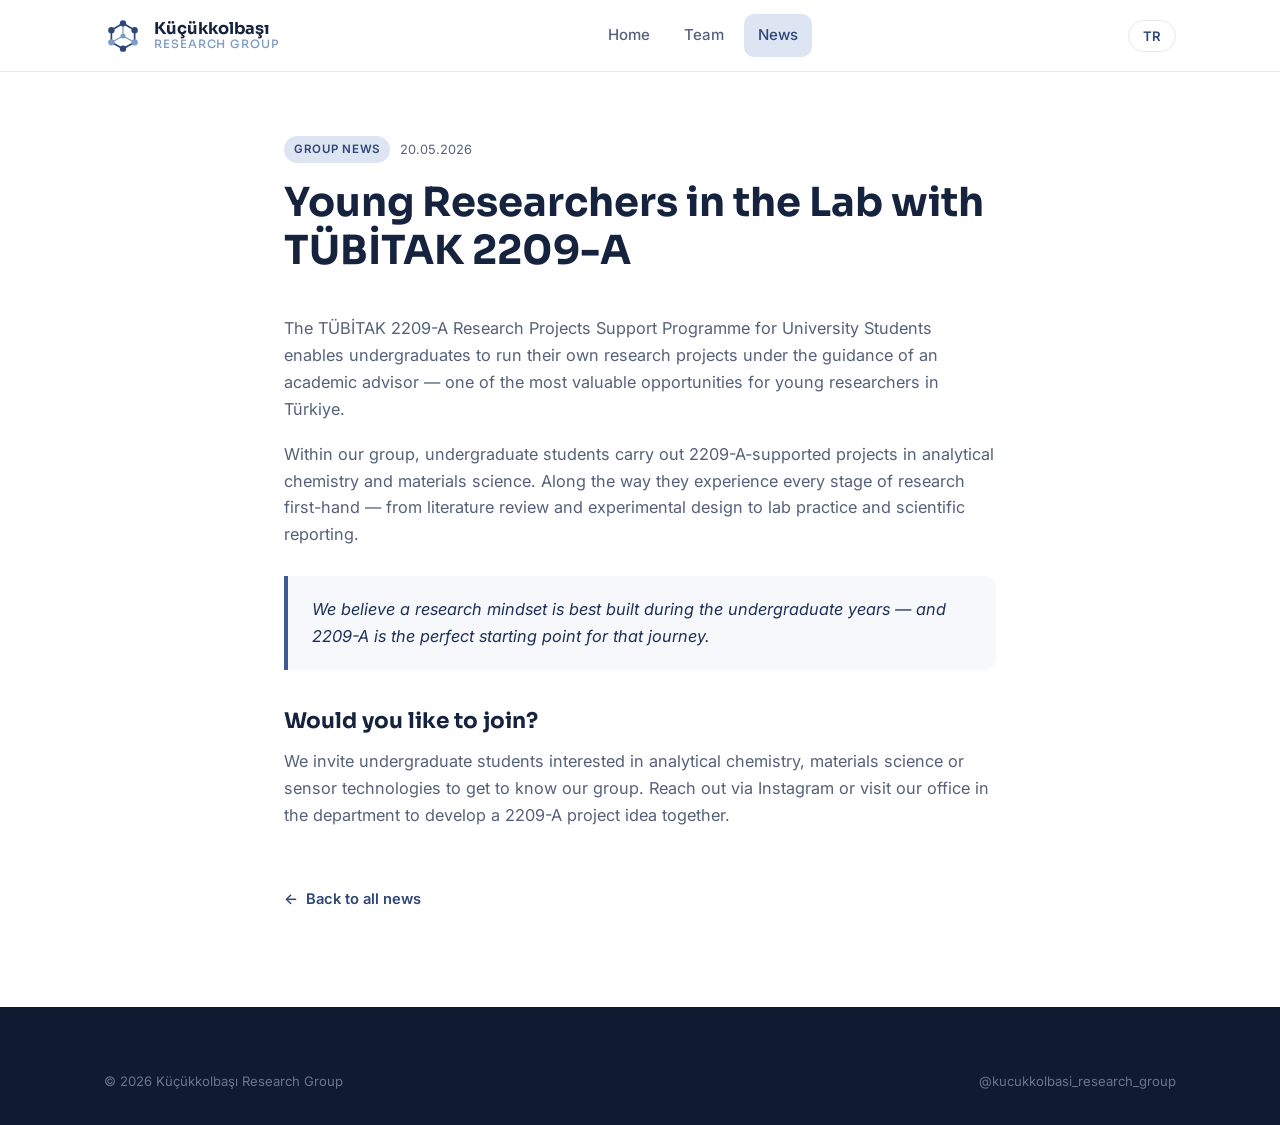
<file: news/tubitak-2209a.html>
<!DOCTYPE html>
<html lang="tr" data-lang="tr">
<head>
  <meta charset="UTF-8">
  <meta name="viewport" content="width=device-width, initial-scale=1.0">
  <title>TÜBİTAK 2209-A Projeleri | Küçükkolbaşı Research Group</title>
  <meta name="description" content="Küçükkolbaşı Research Group lisans öğrencileri TÜBİTAK 2209-A destekleriyle araştırma projeleri yürütüyor.">
  <script>
    try {
      var l = localStorage.getItem("krg-lang") ||
              ((navigator.language || "").toLowerCase().indexOf("tr") === 0 ? "tr" : "en");
      document.documentElement.setAttribute("data-lang", l);
      document.documentElement.setAttribute("lang", l);
    } catch (e) {}
  </script>
  <link rel="preconnect" href="https://fonts.googleapis.com">
  <link rel="preconnect" href="https://fonts.gstatic.com" crossorigin>
  <link href="https://fonts.googleapis.com/css2?family=Inter:wght@400;500;600;700&family=Sora:wght@600;700&display=swap" rel="stylesheet">
  <link rel="stylesheet" href="../css/style.css">
  <link rel="icon" href="data:image/svg+xml,%3Csvg xmlns='http://www.w3.org/2000/svg' viewBox='0 0 36 36'%3E%3Cpath d='M18 4 30 11v14L18 32 6 25V11Z' fill='%232e4778'/%3E%3Ccircle cx='18' cy='18' r='4' fill='%237c9cc4'/%3E%3C/svg%3E">
</head>
<body>

  <header class="nav">
    <div class="nav-inner">
      <a class="brand" href="../index.html" aria-label="Küçükkolbaşı Research Group">
        <svg width="38" height="38" viewBox="0 0 36 36" fill="none" aria-hidden="true">
          <path d="M18 6 29 12.5V24L18 30 7 24V12.5Z" stroke="#2e4778" stroke-width="1.6"/>
          <path d="M18 18V6M18 18l11 6M18 18 7 24" stroke="#7c9cc4" stroke-width="1.2"/>
          <circle cx="18" cy="6" r="3" fill="#2e4778"/>
          <circle cx="29" cy="12.5" r="3" fill="#2e4778"/>
          <circle cx="29" cy="24" r="3" fill="#7c9cc4"/>
          <circle cx="18" cy="30" r="3" fill="#2e4778"/>
          <circle cx="7" cy="24" r="3" fill="#7c9cc4"/>
          <circle cx="7" cy="12.5" r="3" fill="#2e4778"/>
          <circle cx="18" cy="18" r="2.4" fill="#7c9cc4"/>
        </svg>
        <span class="brand-name">Küçükkolbaşı
          <small><span class="tr">Araştırma Grubu</span><span class="en">Research Group</span></small>
        </span>
      </a>
      <ul class="nav-links">
        <li><a href="../index.html"><span class="tr">Ana Sayfa</span><span class="en">Home</span></a></li>
        <li><a href="../team.html"><span class="tr">Ekibimiz</span><span class="en">Team</span></a></li>
        <li><a href="../news.html" class="active"><span class="tr">Haberler</span><span class="en">News</span></a></li>
      </ul>
      <button class="lang-toggle" aria-label="Change language">EN</button>
      <button class="nav-burger" aria-label="Menu"><span></span><span></span><span></span></button>
    </div>
  </header>

  <main class="article" style="padding-top: calc(72px + 64px);">
    <div class="article-head">
      <div class="news-meta">
        <span class="chip"><span class="tr">Grup Haberleri</span><span class="en">Group News</span></span>
        <time datetime="2026-05-20">20.05.2026</time>
      </div>
      <h1>
        <span class="tr">TÜBİTAK 2209-A ile Genç Araştırmacılar Laboratuvarda</span>
        <span class="en">Young Researchers in the Lab with TÜBİTAK 2209-A</span>
      </h1>
    </div>

    <div class="article-body">
      <p class="tr">TÜBİTAK 2209-A Üniversite Öğrencileri Araştırma Projeleri Destekleme Programı, lisans öğrencilerinin kendi araştırma projelerini bir akademik danışman eşliğinde yürütmesine olanak tanıyan; genç araştırmacılar için Türkiye'nin en değerli fırsatlarından biridir.</p>
      <p class="en">The TÜBİTAK 2209-A Research Projects Support Programme for University Students enables undergraduates to run their own research projects under the guidance of an academic advisor — one of the most valuable opportunities for young researchers in Türkiye.</p>

      <p class="tr">Grubumuz bünyesinde lisans öğrencilerimiz, 2209-A destekleriyle analitik kimya ve malzeme bilimi alanlarında projeler yürütmektedir. Öğrencilerimiz bu süreçte literatür taramadan deney tasarımına, laboratuvar pratiğinden bilimsel raporlamaya kadar araştırmanın tüm aşamalarını birinci elden deneyimliyor.</p>
      <p class="en">Within our group, undergraduate students carry out 2209-A-supported projects in analytical chemistry and materials science. Along the way they experience every stage of research first-hand — from literature review and experimental design to lab practice and scientific reporting.</p>

      <div class="article-quote">
        <span class="tr">Araştırma kültürünün en iyi lisans yıllarında kazanıldığına inanıyoruz; 2209-A bu yolculuk için mükemmel bir başlangıç noktası.</span>
        <span class="en">We believe a research mindset is best built during the undergraduate years — and 2209-A is the perfect starting point for that journey.</span>
      </div>

      <h2><span class="tr">Sen de katılmak ister misin?</span><span class="en">Would you like to join?</span></h2>
      <p class="tr">Analitik kimyaya, malzeme bilimine ya da sensör teknolojilerine ilgi duyan lisans öğrencilerini grubumuzla tanışmaya davet ediyoruz. Bir 2209-A proje fikrini birlikte geliştirmek için bize Instagram üzerinden ya da bölümdeki ofisimizden ulaşabilirsiniz.</p>
      <p class="en">We invite undergraduate students interested in analytical chemistry, materials science or sensor technologies to get to know our group. Reach out via Instagram or visit our office in the department to develop a 2209-A project idea together.</p>
    </div>

    <a class="article-back" href="../news.html">← <span class="tr">Tüm haberlere dön</span><span class="en">Back to all news</span></a>
  </main>

  <footer class="footer" id="contact">
    <div class="container">
      <div class="footer-bottom" style="border-top: none; padding-top: 0;">
        <span>© <span data-year>2026</span> Küçükkolbaşı Research Group</span>
        <span><a href="https://www.instagram.com/kucukkolbasi_research_group/" target="_blank" rel="noopener" style="color: inherit;">@kucukkolbasi_research_group</a></span>
      </div>
    </div>
  </footer>

  <script src="../js/main.js"></script>
</body>
</html>
</file>
<file: css/style.css>
/* ============================================================
   Küçükkolbaşı Research Group — site stylesheet
   Brand: deep navy on white (from Instagram logo), steel-blue accents
   ============================================================ */

:root {
  --navy-950: #101a30;
  --navy-900: #16233f;
  --navy-800: #1e3055;
  --navy-700: #2e4778;   /* primary brand (logo) */
  --navy-600: #3d5a94;
  --steel:    #7c9cc4;
  --mist:     #dde4f2;
  --paper:    #f6f8fc;
  --white:    #ffffff;
  --ink:      #1c2536;
  --ink-soft: #55617a;
  --line:     #e3e8f2;

  --font-head: "Sora", "Segoe UI", sans-serif;
  --font-body: "Inter", "Segoe UI", sans-serif;

  --radius: 16px;
  --shadow-sm: 0 1px 3px rgba(22, 35, 63, 0.08);
  --shadow-md: 0 10px 30px -12px rgba(22, 35, 63, 0.22);
  --shadow-lg: 0 24px 60px -20px rgba(22, 35, 63, 0.35);
  --nav-h: 72px;
}

* { margin: 0; padding: 0; box-sizing: border-box; }

html { scroll-behavior: smooth; scroll-padding-top: calc(var(--nav-h) + 16px); }

body {
  font-family: var(--font-body);
  color: var(--ink);
  background: var(--white);
  line-height: 1.65;
  -webkit-font-smoothing: antialiased;
}

/* ---- language toggle: only one language visible at a time ---- */
html[data-lang="tr"] .en { display: none !important; }
html[data-lang="en"] .tr { display: none !important; }

img { max-width: 100%; display: block; }
a { color: var(--navy-700); text-decoration: none; }

h1, h2, h3, h4 { font-family: var(--font-head); line-height: 1.2; color: var(--navy-900); }

.container { max-width: 1120px; margin: 0 auto; padding: 0 24px; }

section { padding: 88px 0; }

.section-label {
  display: inline-block;
  font-size: 0.78rem;
  font-weight: 600;
  letter-spacing: 0.14em;
  text-transform: uppercase;
  color: var(--navy-600);
  background: var(--mist);
  border-radius: 999px;
  padding: 6px 14px;
  margin-bottom: 16px;
}

.section-title { font-size: clamp(1.7rem, 3.4vw, 2.4rem); margin-bottom: 14px; }
.section-intro { color: var(--ink-soft); max-width: 640px; font-size: 1.05rem; }

/* ============================ NAV ============================ */
.nav {
  position: fixed; top: 0; left: 0; right: 0; z-index: 100;
  height: var(--nav-h);
  background: rgba(255, 255, 255, 0.86);
  backdrop-filter: blur(14px);
  -webkit-backdrop-filter: blur(14px);
  border-bottom: 1px solid var(--line);
}

.nav-inner {
  max-width: 1120px; margin: 0 auto; padding: 0 24px;
  height: 100%;
  display: flex; align-items: center; justify-content: space-between; gap: 16px;
}

.brand { display: flex; align-items: center; gap: 12px; }
.brand svg { flex-shrink: 0; }
.brand-name {
  font-family: var(--font-head);
  font-weight: 700; font-size: 1.02rem; color: var(--navy-900);
  line-height: 1.15;
}
.brand-name small {
  display: block; font-weight: 500; font-size: 0.72rem;
  letter-spacing: 0.08em; color: var(--steel); text-transform: uppercase;
}

.nav-links { display: flex; align-items: center; gap: 6px; list-style: none; }
.nav-links a {
  display: block; padding: 9px 14px; border-radius: 10px;
  font-size: 0.94rem; font-weight: 500; color: var(--ink-soft);
  transition: color 0.15s, background 0.15s;
}
.nav-links a:hover { color: var(--navy-700); background: var(--paper); }
.nav-links a.active { color: var(--navy-700); background: var(--mist); }

.lang-toggle {
  border: 1.5px solid var(--line);
  background: var(--white);
  border-radius: 999px;
  font: 600 0.82rem var(--font-body);
  color: var(--navy-700);
  padding: 7px 14px;
  cursor: pointer;
  transition: border-color 0.15s, background 0.15s;
}
.lang-toggle:hover { border-color: var(--steel); background: var(--paper); }

.nav-burger {
  display: none;
  border: none; background: none; cursor: pointer; padding: 8px;
}
.nav-burger span {
  display: block; width: 22px; height: 2px; background: var(--navy-900);
  margin: 5px 0; border-radius: 2px; transition: transform 0.2s, opacity 0.2s;
}

@media (max-width: 820px) {
  .nav-burger { display: block; }
  .nav-links {
    position: fixed; top: var(--nav-h); left: 0; right: 0;
    flex-direction: column; align-items: stretch; gap: 2px;
    background: var(--white); border-bottom: 1px solid var(--line);
    padding: 12px 20px 18px;
    box-shadow: var(--shadow-md);
    display: none;
  }
  .nav-links.open { display: flex; }
  body.nav-open .nav-burger span:nth-child(1) { transform: translateY(7px) rotate(45deg); }
  body.nav-open .nav-burger span:nth-child(2) { opacity: 0; }
  body.nav-open .nav-burger span:nth-child(3) { transform: translateY(-7px) rotate(-45deg); }
}

/* ============================ HERO =========================== */
.hero {
  position: relative;
  padding: calc(var(--nav-h) + 96px) 0 110px;
  background:
    radial-gradient(1100px 480px at 85% -10%, rgba(124, 156, 196, 0.28), transparent 60%),
    linear-gradient(160deg, var(--navy-950) 0%, var(--navy-800) 55%, var(--navy-700) 100%);
  color: var(--white);
  overflow: hidden;
}

.hero-lattice {
  position: absolute; inset: 0;
  pointer-events: none; opacity: 0.5;
}

.hero .container { position: relative; }

.hero-badge {
  display: inline-flex; align-items: center; gap: 8px;
  font-size: 0.82rem; font-weight: 500; letter-spacing: 0.04em;
  color: var(--mist);
  border: 1px solid rgba(221, 228, 242, 0.35);
  border-radius: 999px; padding: 7px 16px; margin-bottom: 28px;
  background: rgba(255, 255, 255, 0.06);
}
.hero-badge::before {
  content: ""; width: 7px; height: 7px; border-radius: 50%;
  background: var(--steel);
}

.hero h1 {
  color: var(--white);
  font-size: clamp(2.2rem, 5.2vw, 3.6rem);
  letter-spacing: -0.02em;
  max-width: 760px;
  margin-bottom: 20px;
}
.hero h1 .accent { color: var(--steel); }

.hero-sub {
  font-size: clamp(1rem, 1.8vw, 1.18rem);
  color: rgba(221, 228, 242, 0.85);
  max-width: 620px;
  margin-bottom: 40px;
}

.hero-actions { display: flex; flex-wrap: wrap; gap: 14px; }

.btn {
  display: inline-flex; align-items: center; gap: 8px;
  font: 600 0.95rem var(--font-body);
  border-radius: 12px; padding: 13px 24px;
  transition: transform 0.15s, box-shadow 0.15s, background 0.15s;
  cursor: pointer; border: none;
}
.btn:hover { transform: translateY(-2px); }
.btn-light { background: var(--white); color: var(--navy-800); box-shadow: var(--shadow-md); }
.btn-light:hover { box-shadow: var(--shadow-lg); }
.btn-ghost { background: transparent; color: var(--white); border: 1.5px solid rgba(255, 255, 255, 0.35); }
.btn-ghost:hover { background: rgba(255, 255, 255, 0.08); }
.btn-primary { background: var(--navy-700); color: var(--white); box-shadow: var(--shadow-md); }
.btn-primary:hover { background: var(--navy-600); }

/* ======================= PAGE HERO (inner pages) ============= */
.page-hero {
  padding: calc(var(--nav-h) + 64px) 0 56px;
  background:
    radial-gradient(900px 380px at 90% -20%, rgba(124, 156, 196, 0.25), transparent 60%),
    linear-gradient(160deg, var(--navy-950), var(--navy-700));
  color: var(--white);
  position: relative; overflow: hidden;
}
.page-hero h1 { color: var(--white); font-size: clamp(1.9rem, 4vw, 2.8rem); margin-bottom: 12px; }
.page-hero p { color: rgba(221, 228, 242, 0.85); max-width: 620px; font-size: 1.05rem; }

/* ========================= ABOUT ============================= */
.about-grid {
  display: grid; grid-template-columns: 1.4fr 1fr; gap: 48px;
  align-items: start;
}
.about-text p { color: var(--ink-soft); font-size: 1.04rem; margin-bottom: 18px; }
.about-text strong { color: var(--navy-800); }

.fact-card {
  background: var(--paper);
  border: 1px solid var(--line);
  border-radius: var(--radius);
  padding: 28px;
}
.fact-card h3 { font-size: 1.02rem; margin-bottom: 18px; }
.fact-list { list-style: none; }
.fact-list li {
  display: flex; gap: 12px; align-items: flex-start;
  padding: 11px 0; border-bottom: 1px solid var(--line);
  font-size: 0.94rem; color: var(--ink-soft);
}
.fact-list li:last-child { border-bottom: none; }
.fact-list svg { flex-shrink: 0; margin-top: 3px; color: var(--navy-600); }
.fact-list a { font-weight: 600; }

@media (max-width: 820px) {
  .about-grid { grid-template-columns: 1fr; gap: 32px; }
}

/* ====================== RESEARCH CARDS ======================= */
.bg-soft { background: var(--paper); }

.card-grid {
  display: grid; grid-template-columns: repeat(auto-fit, minmax(240px, 1fr));
  gap: 22px; margin-top: 44px;
}

.research-card {
  background: var(--white);
  border: 1px solid var(--line);
  border-radius: var(--radius);
  padding: 30px 26px;
  box-shadow: var(--shadow-sm);
  transition: transform 0.2s, box-shadow 0.2s;
}
.research-card:hover { transform: translateY(-4px); box-shadow: var(--shadow-md); }

.research-icon {
  width: 52px; height: 52px; border-radius: 14px;
  display: grid; place-items: center;
  background: linear-gradient(145deg, var(--navy-700), var(--navy-600));
  color: var(--white);
  margin-bottom: 20px;
}

.research-card h3 { font-size: 1.12rem; margin-bottom: 10px; }
.research-card p { font-size: 0.93rem; color: var(--ink-soft); }

/* ========================= NEWS ============================== */
.news-grid {
  display: grid; grid-template-columns: repeat(auto-fit, minmax(280px, 1fr));
  gap: 22px; margin-top: 44px;
}

.news-card {
  background: var(--white);
  border: 1px solid var(--line);
  border-radius: var(--radius);
  overflow: hidden;
  box-shadow: var(--shadow-sm);
  transition: transform 0.2s, box-shadow 0.2s;
  display: flex; flex-direction: column;
}
.news-card:hover { transform: translateY(-4px); box-shadow: var(--shadow-md); }

.news-card-banner {
  height: 120px;
  background: linear-gradient(150deg, var(--navy-800), var(--navy-600));
  display: grid; place-items: center;
  color: rgba(221, 228, 242, 0.9);
}

.news-card-body { padding: 24px 24px 26px; display: flex; flex-direction: column; gap: 10px; flex: 1; }

.news-meta { display: flex; align-items: center; gap: 10px; font-size: 0.8rem; color: var(--ink-soft); }

.chip {
  display: inline-block;
  font-size: 0.72rem; font-weight: 600; letter-spacing: 0.06em; text-transform: uppercase;
  color: var(--navy-700); background: var(--mist);
  padding: 4px 10px; border-radius: 999px;
}

.news-card h3 { font-size: 1.08rem; }
.news-card h3 a { color: var(--navy-900); }
.news-card h3 a:hover { color: var(--navy-600); }
.news-card p { font-size: 0.92rem; color: var(--ink-soft); flex: 1; }

.news-more {
  font-size: 0.9rem; font-weight: 600; color: var(--navy-700);
  display: inline-flex; align-items: center; gap: 6px;
}

.section-foot { margin-top: 40px; text-align: center; }

/* ========================= TEAM ============================== */
.lead-card {
  display: grid; grid-template-columns: auto 1fr; gap: 36px;
  background: linear-gradient(150deg, var(--navy-900), var(--navy-700));
  border-radius: 22px;
  padding: 40px;
  color: var(--white);
  box-shadow: var(--shadow-lg);
  margin-bottom: 56px;
  align-items: center;
}
.lead-card h3 { color: var(--white); font-size: 1.5rem; margin-bottom: 4px; }
.lead-role { color: var(--steel); font-weight: 600; font-size: 0.95rem; margin-bottom: 16px; }
.lead-card p { color: rgba(221, 228, 242, 0.88); font-size: 0.98rem; max-width: 640px; }
.lead-links { margin-top: 20px; display: flex; flex-wrap: wrap; gap: 12px; }
.lead-links a {
  display: inline-flex; align-items: center; gap: 8px;
  font-size: 0.88rem; font-weight: 600; color: var(--white);
  border: 1px solid rgba(255, 255, 255, 0.35);
  border-radius: 10px; padding: 9px 16px;
  transition: background 0.15s;
}
.lead-links a:hover { background: rgba(255, 255, 255, 0.1); }

.avatar {
  width: 150px; height: 150px; border-radius: 50%;
  display: grid; place-items: center;
  font: 700 2.4rem var(--font-head);
  background: linear-gradient(145deg, var(--steel), var(--mist));
  color: var(--navy-800);
  border: 4px solid rgba(255, 255, 255, 0.25);
  overflow: hidden;
}
.avatar img { width: 100%; height: 100%; object-fit: cover; }

.member-grid {
  display: grid; grid-template-columns: repeat(auto-fit, minmax(240px, 1fr));
  gap: 22px;
}

.member-card {
  background: var(--white);
  border: 1px solid var(--line);
  border-radius: var(--radius);
  padding: 34px 26px 30px;
  text-align: center;
  box-shadow: var(--shadow-sm);
  transition: transform 0.2s, box-shadow 0.2s;
}
.member-card:hover { transform: translateY(-4px); box-shadow: var(--shadow-md); }

.member-card .avatar {
  width: 96px; height: 96px; margin: 0 auto 18px;
  font-size: 1.6rem;
  background: linear-gradient(145deg, var(--mist), #eef2fa);
  color: var(--navy-700);
  border: 3px solid var(--mist);
}

.member-card h3 { font-size: 1.06rem; margin-bottom: 4px; }
.member-role { font-size: 0.86rem; font-weight: 600; color: var(--navy-600); }

@media (max-width: 720px) {
  .lead-card { grid-template-columns: 1fr; text-align: center; justify-items: center; padding: 32px 24px; }
  .lead-links { justify-content: center; }
}

/* ======================== ARTICLE ============================ */
.article { max-width: 760px; margin: 0 auto; padding: 64px 24px 96px; }
.article-head { margin-bottom: 40px; }
.article-head .news-meta { margin-bottom: 16px; }
.article h1 { font-size: clamp(1.7rem, 3.6vw, 2.5rem); margin-bottom: 8px; }
.article-body h2 { font-size: 1.35rem; margin: 38px 0 14px; }
.article-body p { color: var(--ink-soft); font-size: 1.02rem; margin-bottom: 18px; }
.article-body ul { margin: 0 0 18px 22px; color: var(--ink-soft); }
.article-body li { margin-bottom: 8px; }

.article-quote {
  border-left: 4px solid var(--navy-600);
  background: var(--paper);
  border-radius: 0 12px 12px 0;
  padding: 20px 24px;
  margin: 28px 0;
  font-size: 1.02rem; color: var(--navy-800); font-style: italic;
}

.article-back {
  display: inline-flex; align-items: center; gap: 8px;
  font-weight: 600; font-size: 0.92rem;
  margin-top: 40px;
}

/* ========================= FOOTER ============================ */
.footer {
  background: var(--navy-950);
  color: var(--mist);
  padding: 64px 0 32px;
}

.footer-grid {
  display: grid; grid-template-columns: 1.4fr 1fr 1fr; gap: 40px;
  padding-bottom: 40px;
  border-bottom: 1px solid rgba(221, 228, 242, 0.12);
}

.footer .brand-name { color: var(--white); }
.footer .brand-name small { color: var(--steel); }
.footer p { font-size: 0.9rem; color: rgba(221, 228, 242, 0.65); margin-top: 14px; max-width: 340px; }

.footer h4 {
  color: var(--white); font-size: 0.85rem; letter-spacing: 0.1em;
  text-transform: uppercase; margin-bottom: 16px;
}

.footer-list { list-style: none; }
.footer-list li { margin-bottom: 10px; font-size: 0.92rem; }
.footer-list a { color: rgba(221, 228, 242, 0.75); transition: color 0.15s; }
.footer-list a:hover { color: var(--white); }
.footer-list .muted { color: rgba(221, 228, 242, 0.55); }

.footer-bottom {
  padding-top: 28px;
  display: flex; flex-wrap: wrap; justify-content: space-between; gap: 12px;
  font-size: 0.82rem; color: rgba(221, 228, 242, 0.45);
}

@media (max-width: 820px) {
  .footer-grid { grid-template-columns: 1fr; gap: 32px; }
}

/* ==================== SUBPAGE LINKS ========================== */
.subpage-list {
  list-style: none;
  display: grid; grid-template-columns: repeat(auto-fit, minmax(240px, 1fr));
  gap: 14px; margin-top: 28px;
}
.subpage-list a {
  display: block;
  background: var(--white);
  border: 1px solid var(--line);
  border-radius: 12px;
  padding: 18px 22px;
  font-weight: 600;
  box-shadow: var(--shadow-sm);
  transition: transform 0.15s, box-shadow 0.15s;
}
.subpage-list a:hover { transform: translateY(-2px); box-shadow: var(--shadow-md); }

/* ==================== SCROLL REVEAL ========================== */
.reveal { opacity: 0; transform: translateY(22px); transition: opacity 0.6s ease, transform 0.6s ease; }
.reveal.visible { opacity: 1; transform: none; }

@media (prefers-reduced-motion: reduce) {
  .reveal { opacity: 1; transform: none; transition: none; }
  html { scroll-behavior: auto; }
}
</file>
